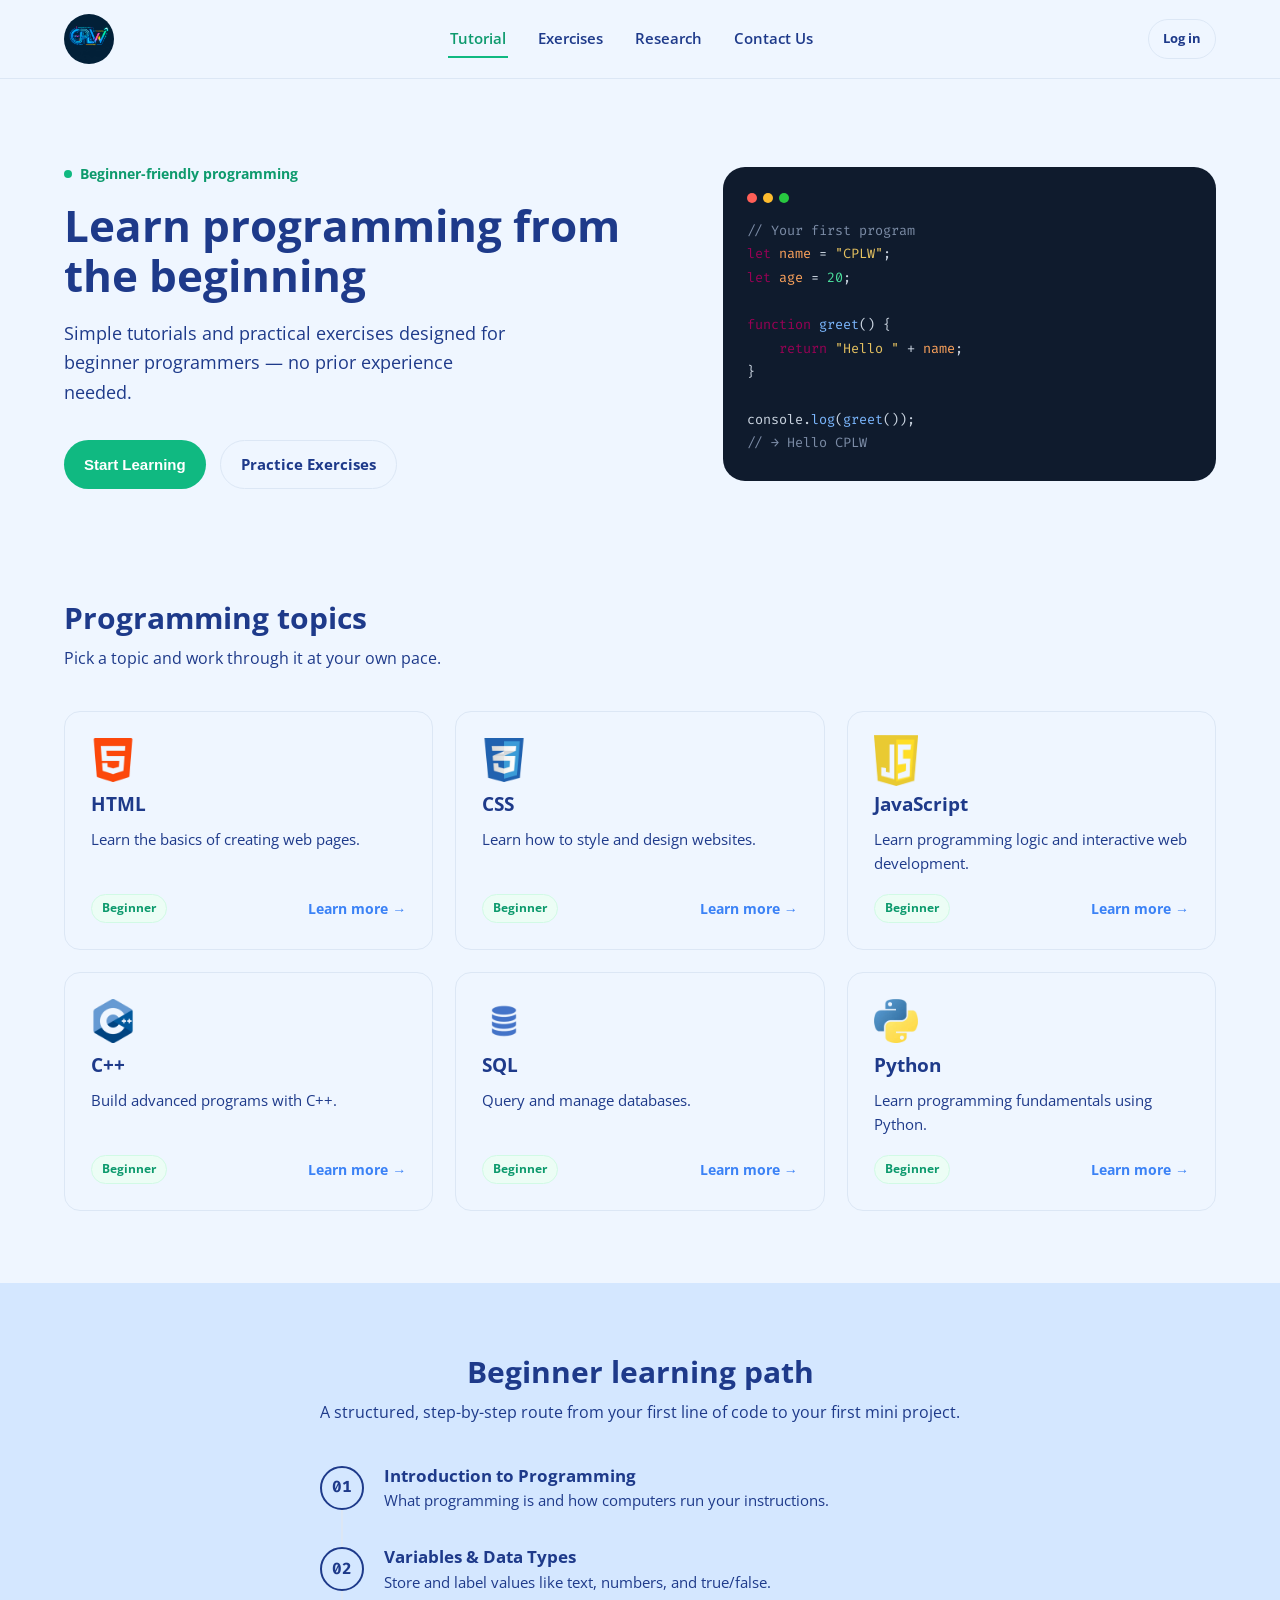
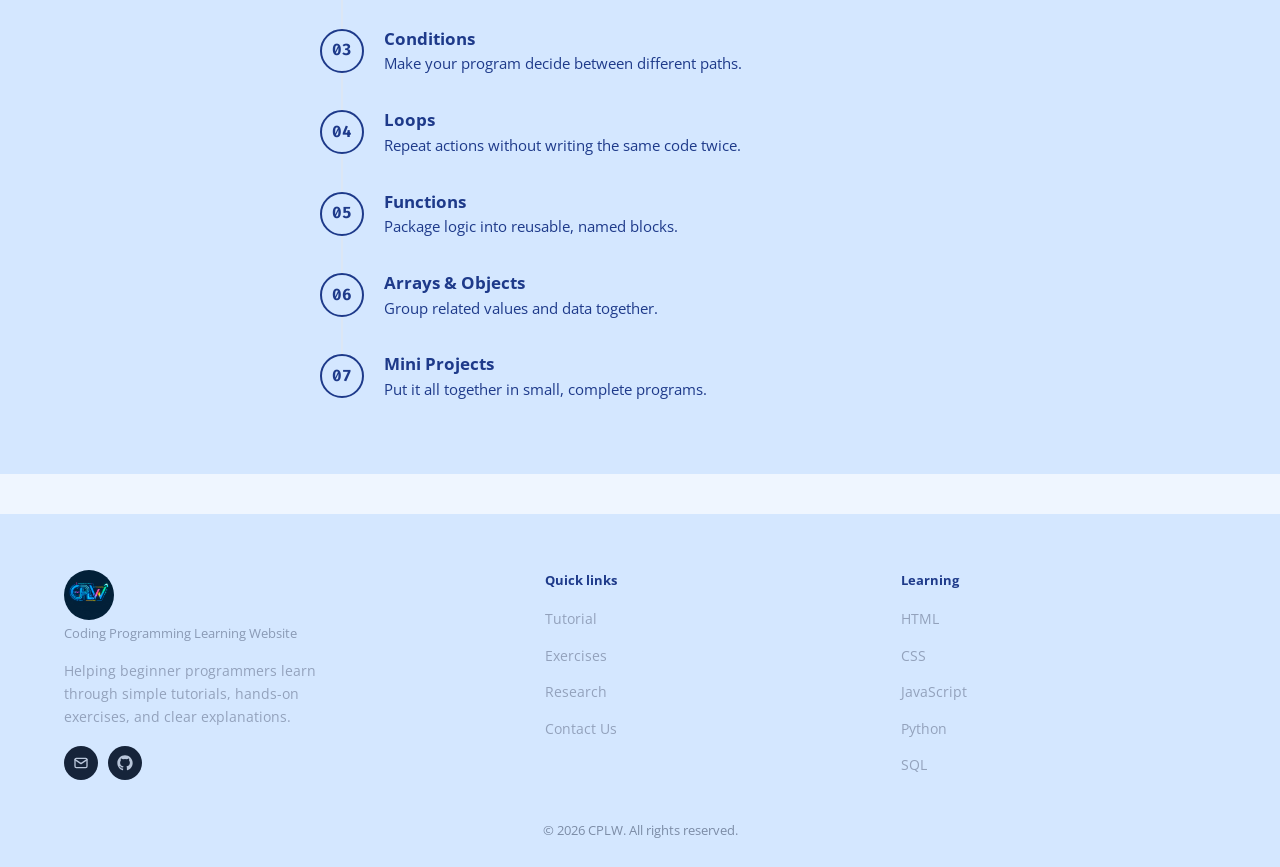
<file: index.html>
<!DOCTYPE html>
<html lang="en">

<head>
  <meta charset="UTF-8">
  <meta name="viewport" content="width=device-width, initial-scale=1, viewport-fit=cover">
  <meta name="google-site-verification" content="iGhDg6FDQc_R4XxbsXAw7M0PNufXn3B1j4XCPS2e2nE" />
  <title>CPLW — Coding Programming Learning Website</title>
  <link rel="preconnect" href="https://fonts.googleapis.com">
  <link rel="preconnect" href="https://fonts.gstatic.com" crossorigin>
  <link
    href="https://fonts.googleapis.com/css2?family=Poltawski+Nowy:wght@500;600;700;800&family=Open+Sans:wght@400;500;600;700&family=Fira+Code:wght@400;500;600&display=swap"
    rel="stylesheet">
  <link rel="stylesheet" href="css/style.css">
  <link rel="stylesheet" href="css/tutorial.css">
</head>

<body>

  <header class="nav">
    <div class="nav-inner">
      <a href="index.html" class="logo-block" aria-label="CPLW home">
        <img class="logo" src="image/logo.jpg" alt="CPLW logo">
      </a>
      <nav class="links" aria-label="Primary">
        <a href="index.html" data-route="tutorial">Tutorial</a>
        <a href="page/exercise.html" data-route="exercises">Exercises</a>
        <a href="page/research.html" data-route="research">Research</a>
        <a href="page/contact.html" data-route="contact">Contact Us</a>
      </nav>
      <div class="nav-actions">
        <a href="#" id="authLink" class="btn btn-ghost btn-sm desktop-only">Log in</a>
        <div class="profile-menu" id="profileMenu" hidden>
          <button id="profileBtn" class="profile-trigger" aria-expanded="false" aria-haspopup="true">
            <span class="profile-avatar" id="profileAvatar">U</span>
            <span id="profileName">Profile</span>
            <span class="profile-chevron" aria-hidden="true">▾</span>
          </button>
          <div class="profile-dropdown" id="profileDropdown" role="menu">
            <a href="page/dashboard.html" data-route="dashboard" data-auth="true" role="menuitem">Dashboard</a>
            <a href="page/profile.html" data-route="profile" data-auth="true" role="menuitem">Profile</a>
            <button id="logoutMenuBtn" role="menuitem">Log out</button>
          </div>
        </div>
        <button class="hamburger" id="hamburgerBtn" aria-label="Open menu" aria-expanded="false">
          <span></span><span></span><span></span>
        </button>
      </div>
    </div>
    <div class="mobile-panel" id="mobilePanel">
      <div class="wrap">
        <a href="index.html" data-route="tutorial">Tutorial</a>
        <a href="page/exercise.html" data-route="exercises">Exercises</a>
        <a href="page/research.html" data-route="research">Research</a>
        <a href="page/contact.html" data-route="contact">Contact Us</a>
        <a href="#" id="authLinkMobile">Log in / Register</a>
      </div>
    </div>
  </header>

  <main class="page-tutorial">
    <section class="hero">
      <div class="wrap hero-grid">
        <div>
          <p class="eyebrow">Beginner-friendly programming</p>
          <h1>Learn programming from the beginning</h1>
          <p class="sub">Simple tutorials and practical exercises designed for beginner programmers — no prior
            experience needed.</p>
          <div class="hero-actions">
            <button class="btn btn-primary" id="heroStartLearning">Start Learning</button>
            <a href="page/exercise.html" class="btn btn-ghost" data-route="exercises">Practice Exercises</a>
          </div>
        </div>
        <div class="code-visual">
          <div class="dots"><span></span><span></span><span></span></div>
          <pre><span class="c">// Your first program</span>
<span class="k">let</span> <span class="v">name</span> = <span class="s">"CPLW"</span>;
<span class="k">let</span> <span class="v">age</span> = <span class="n">20</span>;

<span class="k">function</span> <span class="f">greet</span>() {
    <span class="k">return</span> <span class="s">"Hello "</span> + <span class="v">name</span>;
}

console.<span class="f">log</span>(<span class="f">greet</span>());
<span class="c">// → Hello CPLW</span></pre>
        </div>
      </div>
    </section>

    <section class="section" id="topics">
      <div class="wrap">
        <div class="section-head">
          <h2>Programming topics</h2>
          <p>Pick a topic and work through it at your own pace.</p>
        </div>
        <div class="topics-grid">
          <article class="card topic-card">
            <div class="topic-icon"><img src="image/html.png" alt="HTML"></div>
            <h3>HTML</h3>
            <p>Learn the basics of creating web pages.</p>
            <div class="topic-meta">
              <span class="badge green">Beginner</span>
              <a href="https://www.w3schools.com/html/default.asp" class="link-more" target="_blank"
                rel="noopener noreferrer">Learn more →</a>
            </div>
          </article>
          <article class="card topic-card">
            <div class="topic-icon"><img src="image/css.png" alt="CSS"></div>
            <h3>CSS</h3>
            <p>Learn how to style and design websites.</p>
            <div class="topic-meta">
              <span class="badge green">Beginner</span>
              <a href="https://www.w3schools.com/css/default.asp" class="link-more">Learn more →</a>
            </div>
          </article>
          <article class="card topic-card">
            <div class="topic-icon"><img src="image/js.png" alt="JavaScript"></div>
            <h3>JavaScript</h3>
            <p>Learn programming logic and interactive web development.</p>
            <div class="topic-meta">
              <span class="badge green">Beginner</span>
              <a href="https://www.w3schools.com/js/default.asp" class="link-more">Learn more →</a>
            </div>
          </article>
          <article class="card topic-card">
            <div class="topic-icon"><img src="image/c++.png" alt="C++"></div>
            <h3>C++</h3>
            <p>Build advanced programs with C++.</p>
            <div class="topic-meta">
              <span class="badge green">Beginner</span>
              <a href="https://www.w3schools.com/cpp/" class="link-more" target="_blank" rel="noopener noreferrer">Learn
                more →</a>
            </div>
          </article>
          <article class="card topic-card">
            <div class="topic-icon"><img src="image/sql.png" alt="SQL"></div>
            <h3>SQL</h3>
            <p>Query and manage databases.</p>
            <div class="topic-meta">
              <span class="badge green">Beginner</span>
              <a href="https://www.w3schools.com/sql/default.asp" class="link-more">Learn more →</a>
            </div>
          </article>
          <article class="card topic-card">
            <div class="topic-icon"><img src="image/py.png" alt="Python"></div>
            <h3>Python</h3>
            <p>Learn programming fundamentals using Python.</p>
            <div class="topic-meta">
              <span class="badge green">Beginner</span>
              <a href="https://www.w3schools.com/python/default.asp" class="link-more">Learn more →</a>
            </div>
          </article>
        </div>
      </div>
    </section>

    <section id="learning-path">
      <div class="wrap">
        <div class="section-head" style="margin-left:auto; margin-right:auto; text-align:center;">
          <h2>Beginner learning path</h2>
          <p style="margin:0 auto;">A structured, step-by-step route from your first line of code to your first mini
            project.</p>
        </div>
        <div class="path" id="pathList"></div>
      </div>
    </section>
  </main>

  <footer>
    <div class="wrap">
      <div class="foot-grid">
        <div>
          <img class="logo" src="image/logo.jpg" alt="CPLW logo">
          <div class="tag">Coding Programming Learning Website</div>
          <p class="desc">Helping beginner programmers learn through simple tutorials, hands-on exercises, and clear
            explanations.</p>
          <div class="social-row" style="margin-top:18px;">
            <a href="https://mail.google.com/mail/u/0/?tab=rm&ogbl#inbox" aria-label="Email CPLW">
              <svg width="16" height="16" viewBox="0 0 24 24" fill="none" stroke="currentColor" stroke-width="2"
                stroke-linecap="round" stroke-linejoin="round">
                <rect x="3" y="5" width="18" height="14" rx="2" />
                <path d="M3 7l9 6 9-6" />
              </svg>
            </a>
            <a href="https://github.com/doemyura-svg" aria-label="CPLW on GitHub" target="_blank" rel="noopener">
              <svg width="16" height="16" viewBox="0 0 24 24" fill="currentColor">
                <path
                  d="M12 .5C5.65 .5.5 5.65.5 12c0 5.09 3.29 9.41 7.86 10.94.58.11.79-.25.79-.56v-2.17c-3.2.7-3.87-1.35-3.87-1.35-.53-1.34-1.28-1.7-1.28-1.7-1.04-.71.08-.7.08-.7 1.15.08 1.75 1.18 1.75 1.18 1.02 1.75 2.68 1.25 3.33.96.1-.74.4-1.25.73-1.54-2.55-.29-5.23-1.28-5.23-5.69 0-1.26.45-2.29 1.18-3.1-.12-.29-.51-1.47.11-3.06 0 0 .96-.31 3.15 1.18a10.97 10.97 0 0 1 5.74 0c2.19-1.49 3.15-1.18 3.15-1.18.62 1.59.23 2.77.11 3.06.73.81 1.18 1.84 1.18 3.1 0 4.42-2.69 5.39-5.25 5.68.41.35.78 1.04.78 2.1v3.11c0 .31.21.68.8.56C20.21 21.41 23.5 17.09 23.5 12 23.5 5.65 18.35.5 12 .5Z" />
              </svg>
            </a>
            <!-- X, YouTube same pattern -->
          </div>
        </div>
        <div>
          <h5>Quick links</h5>
          <ul>
            <li><a href="index.html" data-route="tutorial">Tutorial</a></li>
            <li><a href="page/exercise.html" data-route="exercises">Exercises</a></li>
            <li><a href="page/research.html" data-route="research">Research</a></li>
            <li><a href="page/contact.html" data-route="contact">Contact Us</a></li>
          </ul>
        </div>
        <div>
          <h5>Learning</h5>
          <ul>
            <li><a href="https://www.w3schools.com/html/default.asp">HTML</a></li>
            <li><a href="https://www.w3schools.com/css/default.asp">CSS</a></li>
            <li><a href="https://www.w3schools.com/js/default.asp">JavaScript</a></li>
            <li><a href="https://www.w3schools.com/python/default.asp">Python</a></li>
            <li><a href="https://www.w3schools.com/sql/default.asp">SQL</a></li>
          </ul>
        </div>
      </div>
      <div class="foot-bottom">
        <span>© 2026 CPLW. All rights reserved.</span>
      </div>
    </div>
  </footer>

  <div class="modal-overlay" id="authOverlay">
    <div class="modal" role="dialog" aria-modal="true" aria-labelledby="modalTitle">
      <button class="modal-close" id="modalClose" aria-label="Close">✕</button>
      <div class="tab-row">
        <button class="tab-btn active" id="tabLogin">Log in</button>
        <button class="tab-btn" id="tabRegister">Register</button>
      </div>

      <div class="auth-form active" id="formLogin">
        <h2 id="modalTitle">Welcome back</h2>
        <p class="modal-sub">Log in to reach your dashboard and pick up where you left off.</p>
        <div class="modal-msg" id="loginMsg"></div>
        <form id="loginForm">
          <div class="field">
            <label for="liEmail">Email address</label>
            <input type="email" id="liEmail" autocomplete="email">
          </div>
          <div class="field">
            <label for="liPass">Password</label>
            <input type="password" id="liPass" autocomplete="current-password">
          </div>
          <button type="submit" class="btn btn-primary btn-block">Log in</button>
        </form>
      </div>

      <div class="auth-form" id="formRegister">
        <h2>Create your account</h2>
        <p class="modal-sub">Register to track your progress across tutorials and exercises.</p>
        <div class="modal-msg" id="registerMsg"></div>
        <form id="registerForm">
          <div class="field">
            <label for="riName">Full name</label>
            <input type="text" id="riName" autocomplete="name">
          </div>
          <div class="field">
            <label for="riEmail">Email address</label>
            <input type="email" id="riEmail" autocomplete="email">
          </div>
          <div class="field">
            <label for="riPass">Password</label>
            <input type="password" id="riPass" autocomplete="new-password">
          </div>
          <button type="submit" class="btn btn-primary btn-block">Register</button>
        </form>
      </div>
    </div>
  </div>

  <div class="toast" id="toast"><span class="dot"></span><span id="toastText">Saved</span></div>

  <script src="js/style.js"></script>
  <script src="js/tutorial.js"></script>
</body>

</html>
</file>
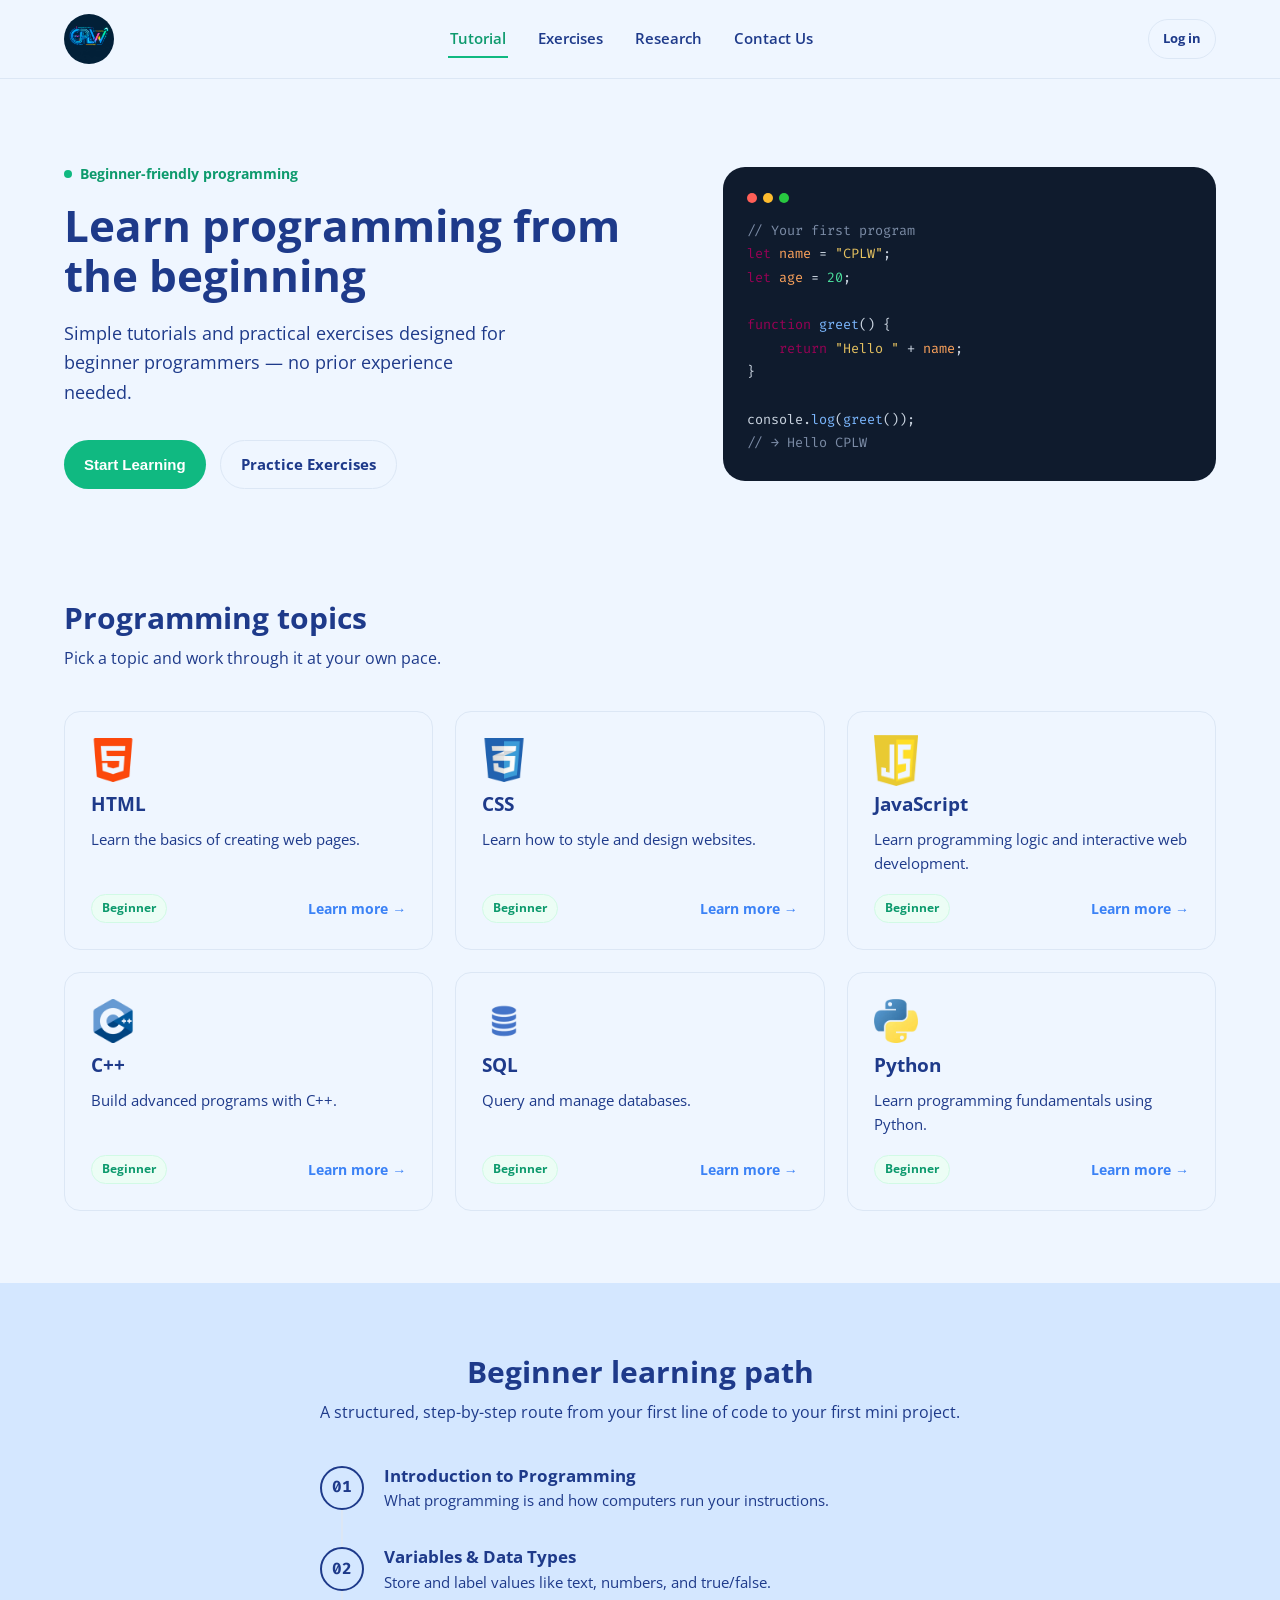
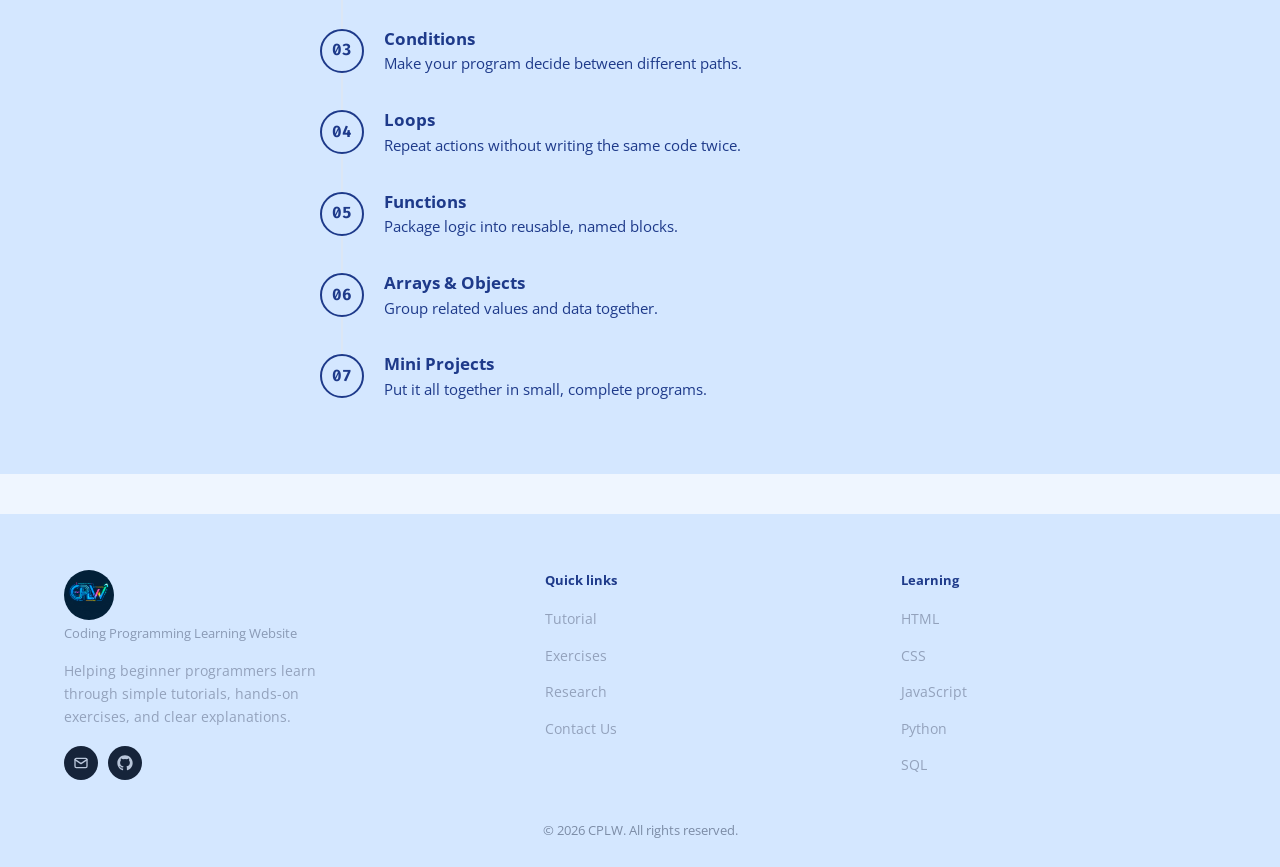
<file: page/index.html>
<!DOCTYPE html>
<html lang="en">

<head>
  <meta charset="UTF-8">
  <meta name="viewport" content="width=device-width, initial-scale=1, viewport-fit=cover">
  <title>CPLW — Coding Programming Learning Website</title>
  <link rel="preconnect" href="https://fonts.googleapis.com">
  <link rel="preconnect" href="https://fonts.gstatic.com" crossorigin>
  <link
    href="https://fonts.googleapis.com/css2?family=Poltawski+Nowy:wght@500;600;700;800&family=Open+Sans:wght@400;500;600;700&family=Fira+Code:wght@400;500;600&display=swap"
    rel="stylesheet">
  <link rel="stylesheet" href="../css/style.css">
  <link rel="stylesheet" href="../css/tutorial.css">
</head>

<body>

  <header class="nav">
    <div class="nav-inner">
      <a href="index.html" class="logo-block" aria-label="CPLW home">
        <img class="logo" src="../image/logo.jpg" alt="CPLW logo">
      </a>
      <nav class="links" aria-label="Primary">
        <a href="index.html" data-route="tutorial">Tutorial</a>
        <a href="exercise.html" data-route="exercises">Exercises</a>
        <a href="research.html" data-route="research">Research</a>
        <a href="contact.html" data-route="contact">Contact Us</a>
      </nav>
      <div class="nav-actions">
        <a href="#" id="authLink" class="btn btn-ghost btn-sm desktop-only">Log in</a>
        <div class="profile-menu" id="profileMenu" hidden>
          <button id="profileBtn" class="profile-trigger" aria-expanded="false" aria-haspopup="true">
            <span class="profile-avatar" id="profileAvatar">U</span>
            <span id="profileName">Profile</span>
            <span class="profile-chevron" aria-hidden="true">▾</span>
          </button>
          <div class="profile-dropdown" id="profileDropdown" role="menu">
            <a href="dashboard.html" data-route="dashboard" data-auth="true" role="menuitem">Dashboard</a>
            <a href="profile.html" data-route="profile" data-auth="true" role="menuitem">Profile</a>
            <button id="logoutMenuBtn" role="menuitem">Log out</button>
          </div>
        </div>
        <button class="hamburger" id="hamburgerBtn" aria-label="Open menu" aria-expanded="false">
          <span></span><span></span><span></span>
        </button>
      </div>
    </div>
    <div class="mobile-panel" id="mobilePanel">
      <div class="wrap">
        <a href="index.html" data-route="tutorial">Tutorial</a>
        <a href="exercise.html" data-route="exercises">Exercises</a>
        <a href="research.html" data-route="research">Research</a>
        <a href="contact.html" data-route="contact">Contact Us</a>
        <a href="#" id="authLinkMobile">Log in / Register</a>
      </div>
    </div>
  </header>

  <main class="page-tutorial">
    <section class="hero">
      <div class="wrap hero-grid">
        <div>
          <p class="eyebrow">Beginner-friendly programming</p>
          <h1>Learn programming from the beginning</h1>
          <p class="sub">Simple tutorials and practical exercises designed for beginner programmers — no prior
            experience needed.</p>
          <div class="hero-actions">
            <button class="btn btn-primary" id="heroStartLearning">Start Learning</button>
            <a href="exercise.html" class="btn btn-ghost" data-route="exercises">Practice Exercises</a>
          </div>
        </div>
        <div class="code-visual">
          <div class="dots"><span></span><span></span><span></span></div>
          <pre><span class="c">// Your first program</span>
<span class="k">let</span> <span class="v">name</span> = <span class="s">"CPLW"</span>;
<span class="k">let</span> <span class="v">age</span> = <span class="n">20</span>;

<span class="k">function</span> <span class="f">greet</span>() {
    <span class="k">return</span> <span class="s">"Hello "</span> + <span class="v">name</span>;
}

console.<span class="f">log</span>(<span class="f">greet</span>());
<span class="c">// → Hello CPLW</span></pre>
        </div>
      </div>
    </section>

    <section class="section" id="topics">
      <div class="wrap">
        <div class="section-head">
          <h2>Programming topics</h2>
          <p>Pick a topic and work through it at your own pace.</p>
        </div>
        <div class="topics-grid">
          <article class="card topic-card">
            <div class="topic-icon"><img src="../image/html.png" alt="HTML"></div>
            <h3>HTML</h3>
            <p>Learn the basics of creating web pages.</p>
            <div class="topic-meta">
              <span class="badge green">Beginner</span>
              <a href="https://www.w3schools.com/html/default.asp" class="link-more" target="_blank"
                rel="noopener noreferrer">Learn more →</a>
            </div>
          </article>
          <article class="card topic-card">
            <div class="topic-icon"><img src="../image/css.png" alt="CSS"></div>
            <h3>CSS</h3>
            <p>Learn how to style and design websites.</p>
            <div class="topic-meta">
              <span class="badge green">Beginner</span>
              <a href="https://www.w3schools.com/css/default.asp" class="link-more">Learn more →</a>
            </div>
          </article>
          <article class="card topic-card">
            <div class="topic-icon"><img src="../image/js.png" alt="JavaScript"></div>
            <h3>JavaScript</h3>
            <p>Learn programming logic and interactive web development.</p>
            <div class="topic-meta">
              <span class="badge green">Beginner</span>
              <a href="https://www.w3schools.com/js/default.asp" class="link-more">Learn more →</a>
            </div>
          </article>
          <article class="card topic-card">
            <div class="topic-icon"><img src="../image/c++.png" alt="C++"></div>
            <h3>C++</h3>
            <p>Build advanced programs with C++.</p>
            <div class="topic-meta">
              <span class="badge green">Beginner</span>
              <a href="https://www.w3schools.com/cpp/" class="link-more" target="_blank" rel="noopener noreferrer">Learn
                more →</a>
            </div>
          </article>
          <article class="card topic-card">
            <div class="topic-icon"><img src="../image/sql.png" alt="SQL"></div>
            <h3>SQL</h3>
            <p>Query and manage databases.</p>
            <div class="topic-meta">
              <span class="badge green">Beginner</span>
              <a href="https://www.w3schools.com/sql/default.asp" class="link-more">Learn more →</a>
            </div>
          </article>
          <article class="card topic-card">
            <div class="topic-icon"><img src="../image/py.png" alt="Python"></div>
            <h3>Python</h3>
            <p>Learn programming fundamentals using Python.</p>
            <div class="topic-meta">
              <span class="badge green">Beginner</span>
              <a href="https://www.w3schools.com/python/default.asp" class="link-more">Learn more →</a>
            </div>
          </article>
        </div>
      </div>
    </section>

    <section id="learning-path">
      <div class="wrap">
        <div class="section-head" style="margin-left:auto; margin-right:auto; text-align:center;">
          <h2>Beginner learning path</h2>
          <p style="margin:0 auto;">A structured, step-by-step route from your first line of code to your first mini
            project.</p>
        </div>
        <div class="path" id="pathList"></div>
      </div>
    </section>
  </main>

  <footer>
    <div class="wrap">
      <div class="foot-grid">
        <div>
          <img class="logo" src="../image/logo.jpg" alt="CPLW logo">
          <div class="tag">Coding Programming Learning Website</div>
          <p class="desc">Helping beginner programmers learn through simple tutorials, hands-on exercises, and clear
            explanations.</p>
          <div class="social-row" style="margin-top:18px;">
            <a href="https://mail.google.com/mail/u/0/?tab=rm&ogbl#inbox" aria-label="Email CPLW">
              <svg width="16" height="16" viewBox="0 0 24 24" fill="none" stroke="currentColor" stroke-width="2"
                stroke-linecap="round" stroke-linejoin="round">
                <rect x="3" y="5" width="18" height="14" rx="2" />
                <path d="M3 7l9 6 9-6" />
              </svg>
            </a>
            <a href="https://github.com/doemyura-svg" aria-label="CPLW on GitHub" target="_blank" rel="noopener">
              <svg width="16" height="16" viewBox="0 0 24 24" fill="currentColor">
                <path
                  d="M12 .5C5.65 .5.5 5.65.5 12c0 5.09 3.29 9.41 7.86 10.94.58.11.79-.25.79-.56v-2.17c-3.2.7-3.87-1.35-3.87-1.35-.53-1.34-1.28-1.7-1.28-1.7-1.04-.71.08-.7.08-.7 1.15.08 1.75 1.18 1.75 1.18 1.02 1.75 2.68 1.25 3.33.96.1-.74.4-1.25.73-1.54-2.55-.29-5.23-1.28-5.23-5.69 0-1.26.45-2.29 1.18-3.1-.12-.29-.51-1.47.11-3.06 0 0 .96-.31 3.15 1.18a10.97 10.97 0 0 1 5.74 0c2.19-1.49 3.15-1.18 3.15-1.18.62 1.59.23 2.77.11 3.06.73.81 1.18 1.84 1.18 3.1 0 4.42-2.69 5.39-5.25 5.68.41.35.78 1.04.78 2.1v3.11c0 .31.21.68.8.56C20.21 21.41 23.5 17.09 23.5 12 23.5 5.65 18.35.5 12 .5Z" />
              </svg>
            </a>
            <!-- X, YouTube same pattern -->
          </div>
        </div>
        <div>
          <h5>Quick links</h5>
          <ul>
            <li><a href="index.html" data-route="tutorial">Tutorial</a></li>
            <li><a href="exercise.html" data-route="exercises">Exercises</a></li>
            <li><a href="research.html" data-route="research">Research</a></li>
            <li><a href="contact.html" data-route="contact">Contact Us</a></li>
          </ul>
        </div>
        <div>
          <h5>Learning</h5>
          <ul>
            <li><a href="https://www.w3schools.com/html/default.asp">HTML</a></li>
            <li><a href="https://www.w3schools.com/css/default.asp">CSS</a></li>
            <li><a href="https://www.w3schools.com/js/default.asp">JavaScript</a></li>
            <li><a href="https://www.w3schools.com/python/default.asp">Python</a></li>
            <li><a href="https://www.w3schools.com/sql/default.asp">SQL</a></li>
          </ul>
        </div>
      </div>
      <div class="foot-bottom">
        <span>© 2026 CPLW. All rights reserved.</span>
      </div>
    </div>
  </footer>

  <div class="modal-overlay" id="authOverlay">
    <div class="modal" role="dialog" aria-modal="true" aria-labelledby="modalTitle">
      <button class="modal-close" id="modalClose" aria-label="Close">✕</button>
      <div class="tab-row">
        <button class="tab-btn active" id="tabLogin">Log in</button>
        <button class="tab-btn" id="tabRegister">Register</button>
      </div>

      <div class="auth-form active" id="formLogin">
        <h2 id="modalTitle">Welcome back</h2>
        <p class="modal-sub">Log in to reach your dashboard and pick up where you left off.</p>
        <div class="modal-msg" id="loginMsg"></div>
        <form id="loginForm">
          <div class="field">
            <label for="liEmail">Email address</label>
            <input type="email" id="liEmail" autocomplete="email">
          </div>
          <div class="field">
            <label for="liPass">Password</label>
            <input type="password" id="liPass" autocomplete="current-password">
          </div>
          <button type="submit" class="btn btn-primary btn-block">Log in</button>
        </form>
      </div>

      <div class="auth-form" id="formRegister">
        <h2>Create your account</h2>
        <p class="modal-sub">Register to track your progress across tutorials and exercises.</p>
        <div class="modal-msg" id="registerMsg"></div>
        <form id="registerForm">
          <div class="field">
            <label for="riName">Full name</label>
            <input type="text" id="riName" autocomplete="name">
          </div>
          <div class="field">
            <label for="riEmail">Email address</label>
            <input type="email" id="riEmail" autocomplete="email">
          </div>
          <div class="field">
            <label for="riPass">Password</label>
            <input type="password" id="riPass" autocomplete="new-password">
          </div>
          <button type="submit" class="btn btn-primary btn-block">Register</button>
        </form>
      </div>
    </div>
  </div>

  <div class="toast" id="toast"><span class="dot"></span><span id="toastText">Saved</span></div>

  <script src="../js/style.js"></script>
  <script src="../js/tutorial.js"></script> 
</body>

</html>
</file>
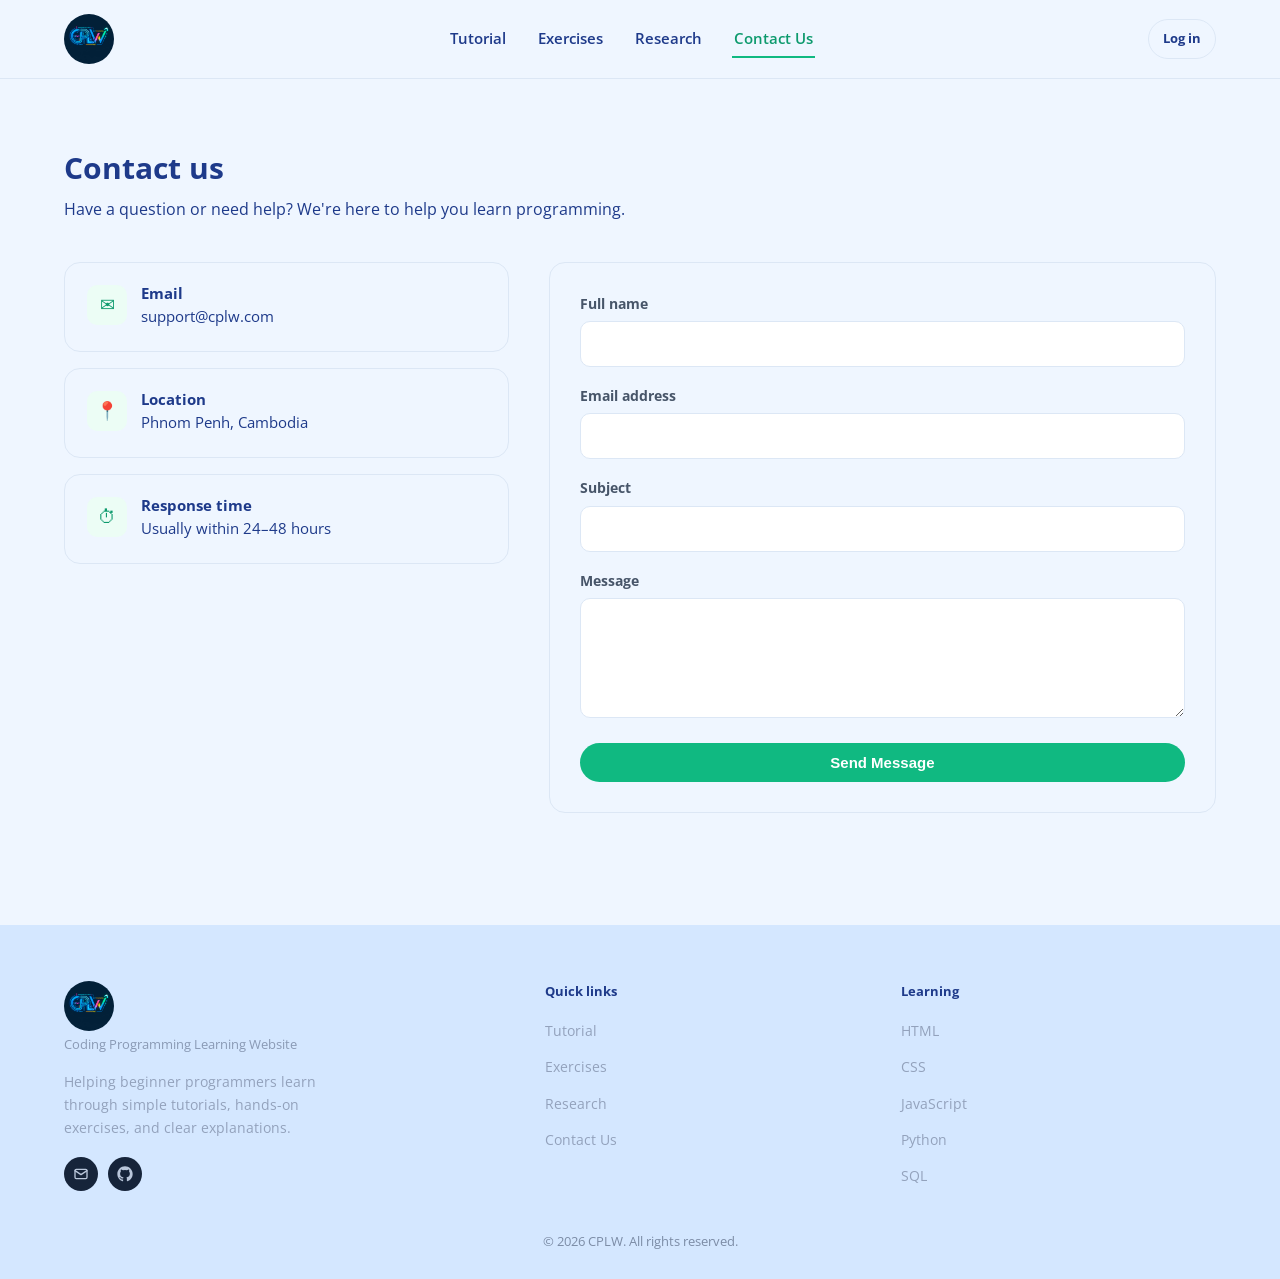
<file: page/contact.html>
<!DOCTYPE html>
<html lang="en">

<head>
  <meta charset="UTF-8">
  <meta name="viewport" content="width=device-width, initial-scale=1, viewport-fit=cover">
  <title>Contact Us — CPLW</title>
  <link rel="preconnect" href="https://fonts.googleapis.com">
  <link rel="preconnect" href="https://fonts.gstatic.com" crossorigin>
  <link
    href="https://fonts.googleapis.com/css2?family=Poltawski+Nowy:wght@500;600;700;800&family=Open+Sans:wght@400;500;600;700&family=Fira+Code:wght@400;500;600&display=swap"
    rel="stylesheet">
  <link rel="stylesheet" href="../css/style.css">
  <link rel="stylesheet" href="../css/contact.css">
</head>

<body>

  <header class="nav">
    <div class="nav-inner">
      <a href="../index.html" class="logo-block" aria-label="CPLW home">
        <img class="logo" src="../image/logo.jpg" alt="CPLW logo">
      </a>
      <nav class="links" aria-label="Primary">
        <a href="../index.html" data-route="tutorial">Tutorial</a>
        <a href="exercise.html" data-route="exercises">Exercises</a>
        <a href="research.html" data-route="research">Research</a>
        <a href="contact.html" data-route="contact">Contact Us</a>
      </nav>
      <div class="nav-actions">
        <a href="#" id="authLink" class="btn btn-ghost btn-sm desktop-only">Log in</a>
        <div class="profile-menu" id="profileMenu" hidden>
          <button id="profileBtn" class="profile-trigger" aria-expanded="false" aria-haspopup="true">
            <span class="profile-avatar" id="profileAvatar">U</span>
            <span id="profileName">Profile</span>
            <span class="profile-chevron" aria-hidden="true">▾</span>
          </button>
          <div class="profile-dropdown" id="profileDropdown" role="menu">
            <a href="dashboard.html" data-route="dashboard" data-auth="true" role="menuitem">Dashboard</a>
            <a href="profile.html" data-route="profile" data-auth="true" role="menuitem">Profile</a>
            <button id="logoutMenuBtn" role="menuitem">Log out</button>
          </div>
        </div>
        <button class="hamburger" id="hamburgerBtn" aria-label="Open menu" aria-expanded="false">
          <span></span><span></span><span></span>
        </button>
      </div>
    </div>
    <div class="mobile-panel" id="mobilePanel">
      <div class="wrap">
        <a href="../index.html" data-route="tutorial">Tutorial</a>
        <a href="exercise.html" data-route="exercises">Exercises</a>
        <a href="research.html" data-route="research">Research</a>
        <a href="contact.html" data-route="contact">Contact Us</a>
        <a href="#" id="authLinkMobile">Log in / Register</a>
      </div>
    </div>
  </header>

  <main>
    <section>
      <div class="wrap">
        <div class="section-head">
          <h2>Contact us</h2>
          <p>Have a question or need help? We're here to help you learn programming.</p>
        </div>
        <div class="contact-grid">
          <div>
            <div class="card info-card">
              <div class="info-icon">✉</div>
              <div>
                <h4>Email</h4>
                <p>support@cplw.com</p>
              </div>
            </div>
            <div class="card info-card">
              <div class="info-icon">📍</div>
              <div>
                <h4>Location</h4>
                <a href="https://maps.app.goo.gl/bXKFkc3HcseZYqDy6">
                  <p>Phnom Penh, Cambodia</p>
                </a>

              </div>
            </div>
            <div class="card info-card">
              <div class="info-icon">⏱</div>
              <div>
                <h4>Response time</h4>
                <p>Usually within 24–48 hours</p>
              </div>
            </div>
          </div>
          <form class="card form-card" id="contactForm" novalidate>
            <div class="field">
              <label for="cfName">Full name</label>
              <input type="text" id="cfName" name="name" autocomplete="name">
              <div class="err" id="errName">Please enter your full name.</div>
            </div>
            <div class="field">
              <label for="cfEmail">Email address</label>
              <input type="email" id="cfEmail" name="email" autocomplete="email">
              <div class="err" id="errEmail">Please enter a valid email address.</div>
            </div>
            <div class="field">
              <label for="cfSubject">Subject</label>
              <input type="text" id="cfSubject" name="subject">
              <div class="err" id="errSubject">Please add a subject.</div>
            </div>
            <div class="field">
              <label for="cfMessage">Message</label>
              <textarea id="cfMessage" name="message"></textarea>
              <div class="err" id="errMessage">Please write a message.</div>
            </div>
            <button type="submit" class="btn btn-primary btn-block">Send Message</button>
          </form>
        </div>
      </div>
    </section>
  </main>

  <footer>
    <div class="wrap">
      <div class="foot-grid">
        <div>
          <img class="logo" src="../image/logo.jpg" alt="CPLW logo">
          <div class="tag">Coding Programming Learning Website</div>
          <p class="desc">Helping beginner programmers learn through simple tutorials, hands-on exercises, and clear
            explanations.</p>
          <div class="social-row" style="margin-top:18px;">
            <a href="https://mail.google.com/mail/u/0/?tab=rm&ogbl#inbox" aria-label="Email CPLW">
              <svg width="16" height="16" viewBox="0 0 24 24" fill="none" stroke="currentColor" stroke-width="2"
                stroke-linecap="round" stroke-linejoin="round">
                <rect x="3" y="5" width="18" height="14" rx="2" />
                <path d="M3 7l9 6 9-6" />
              </svg>
            </a>
            <a href="https://github.com/doemyura-svg" aria-label="CPLW on GitHub" target="_blank" rel="noopener">
              <svg width="16" height="16" viewBox="0 0 24 24" fill="currentColor">
                <path
                  d="M12 .5C5.65 .5.5 5.65.5 12c0 5.09 3.29 9.41 7.86 10.94.58.11.79-.25.79-.56v-2.17c-3.2.7-3.87-1.35-3.87-1.35-.53-1.34-1.28-1.7-1.28-1.7-1.04-.71.08-.7.08-.7 1.15.08 1.75 1.18 1.75 1.18 1.02 1.75 2.68 1.25 3.33.96.1-.74.4-1.25.73-1.54-2.55-.29-5.23-1.28-5.23-5.69 0-1.26.45-2.29 1.18-3.1-.12-.29-.51-1.47.11-3.06 0 0 .96-.31 3.15 1.18a10.97 10.97 0 0 1 5.74 0c2.19-1.49 3.15-1.18 3.15-1.18.62 1.59.23 2.77.11 3.06.73.81 1.18 1.84 1.18 3.1 0 4.42-2.69 5.39-5.25 5.68.41.35.78 1.04.78 2.1v3.11c0 .31.21.68.8.56C20.21 21.41 23.5 17.09 23.5 12 23.5 5.65 18.35.5 12 .5Z" />
              </svg>
            </a>
            <!-- X, YouTube same pattern -->
          </div>
        </div>
        <div>
          <h5>Quick links</h5>
          <ul>
            <li><a href="../index.html" data-route="tutorial">Tutorial</a></li>
            <li><a href="exercise.html" data-route="exercises">Exercises</a></li>
            <li><a href="research.html" data-route="research">Research</a></li>
            <li><a href="contact.html" data-route="contact">Contact Us</a></li>
          </ul>
        </div>
        <div>
          <h5>Learning</h5>
          <ul>
            <li><a href="https://www.w3schools.com/html/default.asp">HTML</a></li>
            <li><a href="https://www.w3schools.com/css/default.asp">CSS</a></li>
            <li><a href="https://www.w3schools.com/js/default.asp">JavaScript</a></li>
            <li><a href="https://www.w3schools.com/python/default.asp">Python</a></li>
            <li><a href="https://www.w3schools.com/sql/default.asp">SQL</a></li>
          </ul>
        </div>
      </div>
      <div class="foot-bottom">
        <span>© 2026 CPLW. All rights reserved.</span>
      </div>
    </div>
  </footer>

  <div class="modal-overlay" id="authOverlay">
    <div class="modal" role="dialog" aria-modal="true" aria-labelledby="modalTitle">
      <button class="modal-close" id="modalClose" aria-label="Close">✕</button>
      <div class="tab-row">
        <button class="tab-btn active" id="tabLogin">Log in</button>
        <button class="tab-btn" id="tabRegister">Register</button>
      </div>

      <div class="auth-form active" id="formLogin">
        <h2 id="modalTitle">Welcome back</h2>
        <p class="modal-sub">Log in to reach your dashboard and pick up where you left off.</p>
        <div class="modal-msg" id="loginMsg"></div>
        <form id="loginForm">
          <div class="field">
            <label for="liEmail">Email address</label>
            <input type="email" id="liEmail" autocomplete="email">
          </div>
          <div class="field">
            <label for="liPass">Password</label>
            <input type="password" id="liPass" autocomplete="current-password">
          </div>
          <button type="submit" class="btn btn-primary btn-block">Log in</button>
        </form>
      </div>

      <div class="auth-form" id="formRegister">
        <h2>Create your account</h2>
        <p class="modal-sub">Register to track your progress across tutorials and exercises.</p>
        <div class="modal-msg" id="registerMsg"></div>
        <form id="registerForm">
          <div class="field">
            <label for="riName">Full name</label>
            <input type="text" id="riName" autocomplete="name">
          </div>
          <div class="field">
            <label for="riEmail">Email address</label>
            <input type="email" id="riEmail" autocomplete="email">
          </div>
          <div class="field">
            <label for="riPass">Password</label>
            <input type="password" id="riPass" autocomplete="new-password">
          </div>
          <button type="submit" class="btn btn-primary btn-block">Register</button>
        </form>
      </div>
    </div>
  </div>

  <div class="toast" id="toast"><span class="dot"></span><span id="toastText">Saved</span></div>

  <script src="../js/style.js"></script>
  <script src="../js/contact.js"></script>
</body>

</html>
</file>
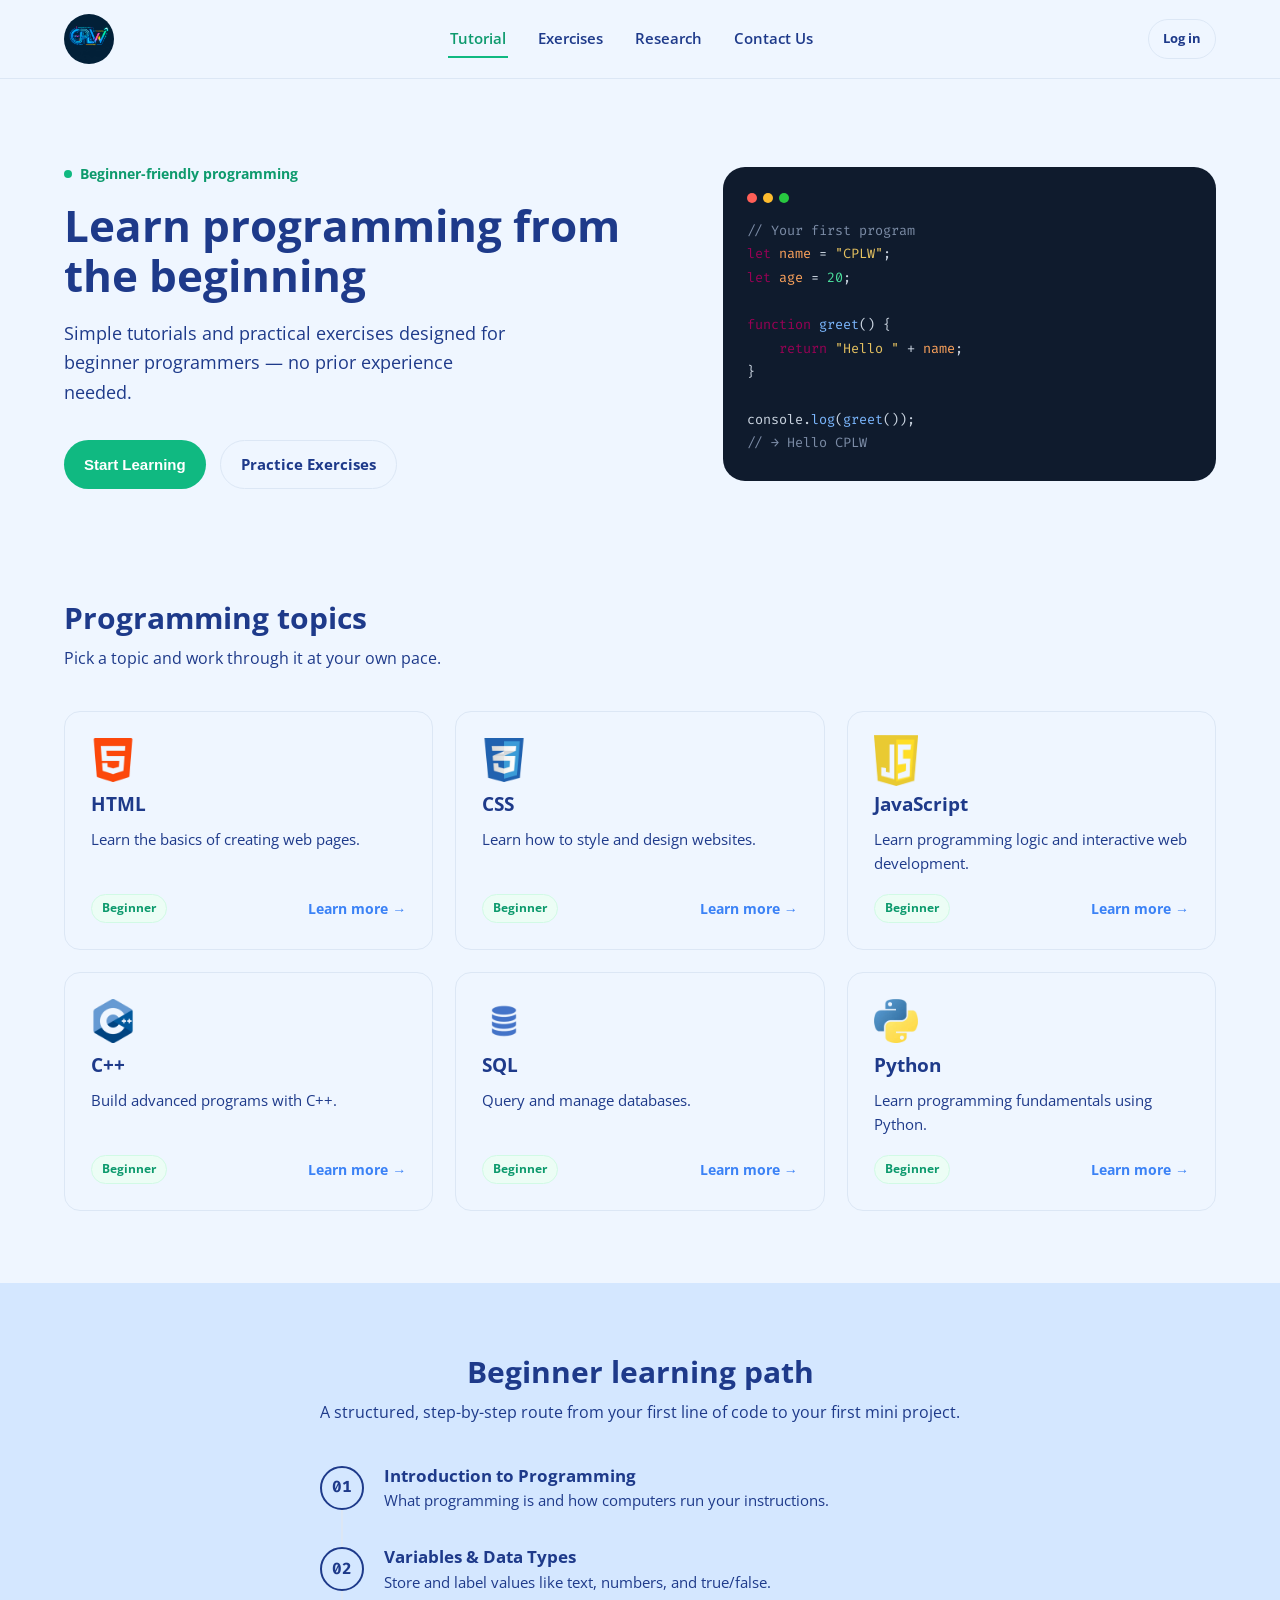
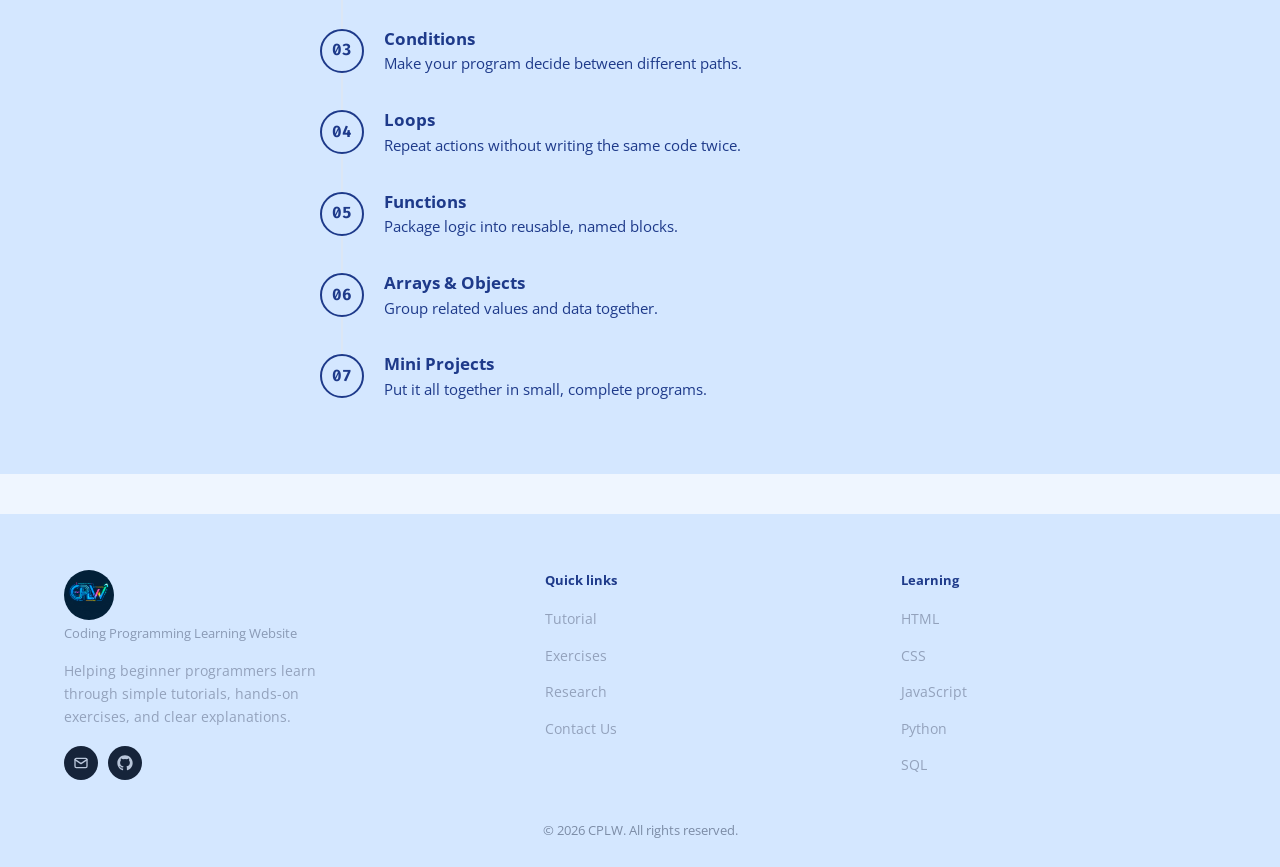
<file: page/dashboard.html>
<!DOCTYPE html>
<html lang="en">

<head>
  <meta charset="UTF-8">
  <meta name="viewport" content="width=device-width, initial-scale=1, viewport-fit=cover">
  <title>Dashboard — CPLW</title>
  <link rel="preconnect" href="https://fonts.googleapis.com">
  <link rel="preconnect" href="https://fonts.gstatic.com" crossorigin>
  <link
    href="https://fonts.googleapis.com/css2?family=Poltawski+Nowy:wght@500;600;700;800&family=Open+Sans:wght@400;500;600;700&family=Fira+Code:wght@400;500;600&display=swap"
    rel="stylesheet">
  <link rel="stylesheet" href="../css/style.css">
  <link rel="stylesheet" href="../css/dashboard.css">
</head>

<body data-auth-required="true">

  <header class="nav">
    <div class="nav-inner">
      <a href="../index.html" class="logo-block" aria-label="CPLW home">
        <img class="logo" src="../image/logo.jpg" alt="CPLW logo">
      </a>
      <nav class="links" aria-label="Primary">
        <a href="../index.html" data-route="tutorial">Tutorial</a>
        <a href="exercise.html" data-route="exercises">Exercises</a>
        <a href="research.html" data-route="research">Research</a>
        <a href="contact.html" data-route="contact">Contact Us</a>
      </nav>
      <div class="nav-actions">
        <a href="#" id="authLink" class="btn btn-ghost btn-sm desktop-only">Log in</a>
        <div class="profile-menu" id="profileMenu" hidden>
          <button id="profileBtn" class="profile-trigger" aria-expanded="false" aria-haspopup="true">
            <span class="profile-avatar" id="profileAvatar">U</span>
            <span id="profileName">Profile</span>
            <span class="profile-chevron" aria-hidden="true">▾</span>
          </button>
          <div class="profile-dropdown" id="profileDropdown" role="menu">
            <a href="dashboard.html" data-route="dashboard" data-auth="true" role="menuitem">Dashboard</a>
            <a href="profile.html" data-route="profile" data-auth="true" role="menuitem">Profile</a>
            <button id="logoutMenuBtn" role="menuitem">Log out</button>
          </div>
        </div>
        <button class="hamburger" id="hamburgerBtn" aria-label="Open menu" aria-expanded="false">
          <span></span><span></span><span></span>
        </button>
      </div>
    </div>
    <div class="mobile-panel" id="mobilePanel">
      <div class="wrap">
        <a href="../index.html" data-route="tutorial">Tutorial</a>
        <a href="exercise.html" data-route="exercises">Exercises</a>
        <a href="research.html" data-route="research">Research</a>
        <a href="contact.html" data-route="contact">Contact Us</a>
        <a href="#" id="authLinkMobile">Log in / Register</a>
      </div>
    </div>
  </header>

  <main>
    <section>
      <div class="wrap">
        <div class="dash-head">
          <div style="display:flex; align-items:center; gap:16px;">
            <div class="avatar" id="dashAvatar">C</div>
            <div>
              <h2 id="dashWelcome" style="font-size:26px;">Welcome back</h2>
              <p style="font-size:14px; color:var(--text-muted);" id="dashEmail"></p>
            </div>
          </div>
          <button class="btn btn-ghost btn-sm" id="logoutBtn">Log out</button>
        </div>

        <div class="stat-grid">
          <div class="card stat-card">
            <div class="num">2 / 7</div>
            <div class="lbl">Learning path steps complete</div>
            <div class="progress-track">
              <div class="progress-fill" style="width:28%;"></div>
            </div>
          </div>
          <div class="card stat-card">
            <div class="num">3</div>
            <div class="lbl">Exercises submitted</div>
          </div>
          <div class="card stat-card">
            <div class="num">1</div>
            <div class="lbl">Mini project in progress</div>
          </div>
        </div>

        <div class="card continue-card">
          <div>
            <h4 style="font-size:17px; margin-bottom:4px;">Continue: Conditions</h4>
            <p style="font-size:14px; color:var(--text-body);">Pick up your learning path where you left off.</p>
          </div>
          <a href="../index.html" class="btn btn-primary btn-sm" data-route="tutorial">Continue Learning</a>
        </div>
      </div>
    </section>
  </main>

  <footer>
    <div class="wrap">
      <div class="foot-grid">
        <div>
          <img class="logo" src="../image/logo.jpg" alt="CPLW logo">
          <div class="tag">Coding Programming Learning Website</div>
          <p class="desc">Helping beginner programmers learn through simple tutorials, hands-on exercises, and clear
            explanations.</p>
          <div class="social-row" style="margin-top:18px;">
            <a href="https://mail.google.com/mail/u/0/?tab=rm&ogbl#inbox" aria-label="Email CPLW">
              <svg width="16" height="16" viewBox="0 0 24 24" fill="none" stroke="currentColor" stroke-width="2"
                stroke-linecap="round" stroke-linejoin="round">
                <rect x="3" y="5" width="18" height="14" rx="2" />
                <path d="M3 7l9 6 9-6" />
              </svg>
            </a>
            <a href="https://github.com/doemyura-svg" aria-label="CPLW on GitHub" target="_blank" rel="noopener">
              <svg width="16" height="16" viewBox="0 0 24 24" fill="currentColor">
                <path
                  d="M12 .5C5.65 .5.5 5.65.5 12c0 5.09 3.29 9.41 7.86 10.94.58.11.79-.25.79-.56v-2.17c-3.2.7-3.87-1.35-3.87-1.35-.53-1.34-1.28-1.7-1.28-1.7-1.04-.71.08-.7.08-.7 1.15.08 1.75 1.18 1.75 1.18 1.02 1.75 2.68 1.25 3.33.96.1-.74.4-1.25.73-1.54-2.55-.29-5.23-1.28-5.23-5.69 0-1.26.45-2.29 1.18-3.1-.12-.29-.51-1.47.11-3.06 0 0 .96-.31 3.15 1.18a10.97 10.97 0 0 1 5.74 0c2.19-1.49 3.15-1.18 3.15-1.18.62 1.59.23 2.77.11 3.06.73.81 1.18 1.84 1.18 3.1 0 4.42-2.69 5.39-5.25 5.68.41.35.78 1.04.78 2.1v3.11c0 .31.21.68.8.56C20.21 21.41 23.5 17.09 23.5 12 23.5 5.65 18.35.5 12 .5Z" />
              </svg>
            </a>
            <!-- X, YouTube same pattern -->
          </div>
        </div>
        <div>
          <h5>Quick links</h5>
          <ul>
            <li><a href="../index.html" data-route="tutorial">Tutorial</a></li>
            <li><a href="exercise.html" data-route="exercises">Exercises</a></li>
            <li><a href="research.html" data-route="research">Research</a></li>
            <li><a href="contact.html" data-route="contact">Contact Us</a></li>
          </ul>
        </div>
        <div>
          <h5>Learning</h5>
          <ul>
            <li><a href="https://www.w3schools.com/html/default.asp">HTML</a></li>
            <li><a href="https://www.w3schools.com/css/default.asp">CSS</a></li>
            <li><a href="https://www.w3schools.com/js/default.asp">JavaScript</a></li>
            <li><a href="https://www.w3schools.com/python/default.asp">Python</a></li>
            <li><a href="https://www.w3schools.com/sql/default.asp">SQL</a></li>
          </ul>
        </div>
      </div>
      <div class="foot-bottom">
        <span>© 2026 CPLW. All rights reserved.</span>
      </div>
    </div>
  </footer>

  <div class="modal-overlay" id="authOverlay">
    <div class="modal" role="dialog" aria-modal="true" aria-labelledby="modalTitle">
      <button class="modal-close" id="modalClose" aria-label="Close">✕</button>
      <div class="tab-row">
        <button class="tab-btn active" id="tabLogin">Log in</button>
        <button class="tab-btn" id="tabRegister">Register</button>
      </div>

      <div class="auth-form active" id="formLogin">
        <h2 id="modalTitle">Welcome back</h2>
        <p class="modal-sub">Log in to reach your dashboard and pick up where you left off.</p>
        <div class="modal-msg" id="loginMsg"></div>
        <form id="loginForm">
          <div class="field">
            <label for="liEmail">Email address</label>
            <input type="email" id="liEmail" autocomplete="email">
          </div>
          <div class="field">
            <label for="liPass">Password</label>
            <input type="password" id="liPass" autocomplete="current-password">
          </div>
          <button type="submit" class="btn btn-primary btn-block">Log in</button>
        </form>
      </div>

      <div class="auth-form" id="formRegister">
        <h2>Create your account</h2>
        <p class="modal-sub">Register to track your progress across tutorials and exercises.</p>
        <div class="modal-msg" id="registerMsg"></div>
        <form id="registerForm">
          <div class="field">
            <label for="riName">Full name</label>
            <input type="text" id="riName" autocomplete="name">
          </div>
          <div class="field">
            <label for="riEmail">Email address</label>
            <input type="email" id="riEmail" autocomplete="email">
          </div>
          <div class="field">
            <label for="riPass">Password</label>
            <input type="password" id="riPass" autocomplete="new-password">
          </div>
          <button type="submit" class="btn btn-primary btn-block">Register</button>
        </form>
      </div>
    </div>
  </div>

  <div class="toast" id="toast"><span class="dot"></span><span id="toastText">Saved</span></div>

  <script src="../js/style.js"></script>
  <script src="../js/dashboard.js"></script>
</body>

</html>
</file>
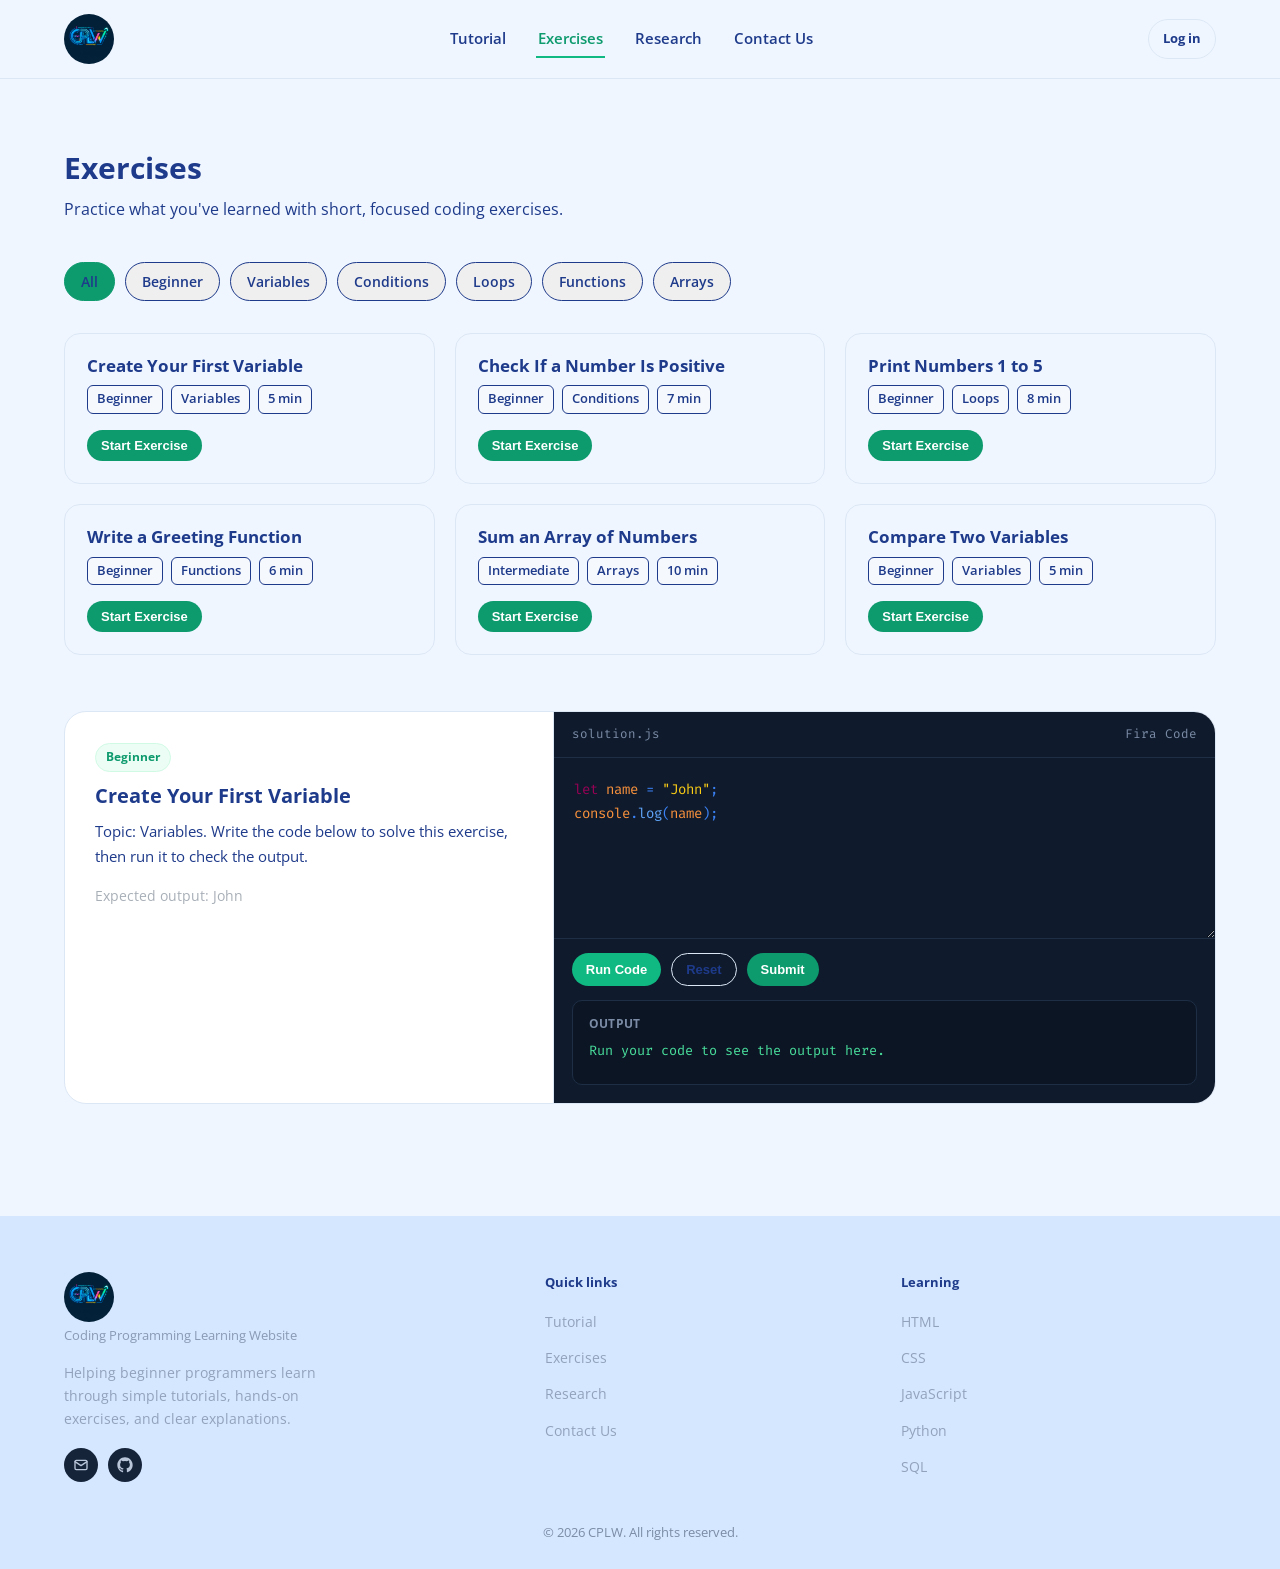
<file: page/exercise.html>
<!DOCTYPE html>
<html lang="en">

<head>
  <meta charset="UTF-8">
  <meta name="viewport" content="width=device-width, initial-scale=1, viewport-fit=cover">
  <title>Exercises — CPLW</title>
  <link rel="preconnect" href="https://fonts.googleapis.com">
  <link rel="preconnect" href="https://fonts.gstatic.com" crossorigin>
  <link
    href="https://fonts.googleapis.com/css2?family=Poltawski+Nowy:wght@500;600;700;800&family=Open+Sans:wght@400;500;600;700&family=Fira+Code:wght@400;500;600&display=swap"
    rel="stylesheet">
  <link rel="stylesheet" href="../css/style.css">
  <link rel="stylesheet" href="../css/exercise.css">
</head>

<body>

  <header class="nav">
    <div class="nav-inner">
      <a href="../index.html" class="logo-block" aria-label="CPLW home">
        <img class="logo" src="../image/logo.jpg" alt="CPLW logo">
      </a>
      <nav class="links" aria-label="Primary">
        <a href="../index.html" data-route="tutorial">Tutorial</a>
        <a href="exercise.html" data-route="exercises">Exercises</a>
        <a href="research.html" data-route="research">Research</a>
        <a href="contact.html" data-route="contact">Contact Us</a>
      </nav>
      <div class="nav-actions">
        <a href="#" id="authLink" class="btn btn-ghost btn-sm desktop-only">Log in</a>
        <div class="profile-menu" id="profileMenu" hidden>
          <button id="profileBtn" class="profile-trigger" aria-expanded="false" aria-haspopup="true">
            <span class="profile-avatar" id="profileAvatar">U</span>
            <span id="profileName">Profile</span>
            <span class="profile-chevron" aria-hidden="true">▾</span>
          </button>
          <div class="profile-dropdown" id="profileDropdown" role="menu">
            <a href="dashboard.html" data-route="dashboard" data-auth="true" role="menuitem">Dashboard</a>
            <a href="profile.html" data-route="profile" data-auth="true" role="menuitem">Profile</a>
            <button id="logoutMenuBtn" role="menuitem">Log out</button>
          </div>
        </div>
        <button class="hamburger" id="hamburgerBtn" aria-label="Open menu" aria-expanded="false">
          <span></span><span></span><span></span>
        </button>
      </div>
    </div>
    <div class="mobile-panel" id="mobilePanel">
      <div class="wrap">
        <a href="../index.html" data-route="tutorial">Tutorial</a>
        <a href="exercise.html" data-route="exercises">Exercises</a>
        <a href="research.html" data-route="research">Research</a>
        <a href="contact.html" data-route="contact">Contact Us</a>
        <a href="#" id="authLinkMobile">Log in / Register</a>
      </div>
    </div>
  </header>

  <main>
    <section>
      <div class="wrap">
        <div class="section-head">
          <h2>Exercises</h2>
          <p>Practice what you've learned with short, focused coding exercises.</p>
        </div>
        <div class="filter-row" id="filterRow"></div>
        <div class="exercise-grid" id="exerciseGrid"></div>

        <div class="editor-shell" id="editorShell">
          <div class="editor-side">
            <span class="badge green" style="margin-bottom:12px; display:inline-block;">Beginner</span>
            <h3 id="exTitle">Create Your First Variable</h3>
            <p id="exDesc">Create a variable called <code>name</code> and assign your name to it, then print it with
              <code>console.log</code>.
            </p>
            <p style="margin-top:16px; font-size:13.5px; color:var(--text-muted);">Expected output: <span id="expectedOutput">John</span></p>
          </div>
          <div class="editor-pane">
            <div class="editor-topbar"><span>solution.js</span><span>Fira Code</span></div>
            <div class="code-editor">
              <pre id="codeHighlight" class="code-highlight" aria-hidden="true"></pre>
              <textarea id="codeInput" spellcheck="false" aria-label="JavaScript code editor">let name = "John";
console.log(name);</textarea>
            </div>
            <div class="editor-actions">
              <button class="btn btn-primary btn-sm" id="runBtn">Run Code</button>
              <button class="btn btn-ghost btn-sm" id="resetBtn">Reset</button>
              <button class="btn btn-secondary btn-sm" id="submitBtn">Submit</button>
            </div>
            <div class="output-box">
              <div class="label">OUTPUT</div>
              <pre id="outputArea">Run your code to see the output here.</pre>
              <div class="feedback" id="feedbackArea"></div>
            </div>
          </div>
        </div>
      </div>
    </section>
  </main>

  <footer>
    <div class="wrap">
      <div class="foot-grid">
        <div>
          <img class="logo" src="../image/logo.jpg" alt="CPLW logo">
          <div class="tag">Coding Programming Learning Website</div>
          <p class="desc">Helping beginner programmers learn through simple tutorials, hands-on exercises, and clear
            explanations.</p>
          <div class="social-row" style="margin-top:18px;">
            <a href="https://mail.google.com/mail/u/0/?tab=rm&ogbl#inbox" aria-label="Email CPLW">
              <svg width="16" height="16" viewBox="0 0 24 24" fill="none" stroke="currentColor" stroke-width="2"
                stroke-linecap="round" stroke-linejoin="round">
                <rect x="3" y="5" width="18" height="14" rx="2" />
                <path d="M3 7l9 6 9-6" />
              </svg>
            </a>
            <a href="https://github.com/doemyura-svg" aria-label="CPLW on GitHub" target="_blank" rel="noopener">
              <svg width="16" height="16" viewBox="0 0 24 24" fill="currentColor">
                <path
                  d="M12 .5C5.65 .5.5 5.65.5 12c0 5.09 3.29 9.41 7.86 10.94.58.11.79-.25.79-.56v-2.17c-3.2.7-3.87-1.35-3.87-1.35-.53-1.34-1.28-1.7-1.28-1.7-1.04-.71.08-.7.08-.7 1.15.08 1.75 1.18 1.75 1.18 1.02 1.75 2.68 1.25 3.33.96.1-.74.4-1.25.73-1.54-2.55-.29-5.23-1.28-5.23-5.69 0-1.26.45-2.29 1.18-3.1-.12-.29-.51-1.47.11-3.06 0 0 .96-.31 3.15 1.18a10.97 10.97 0 0 1 5.74 0c2.19-1.49 3.15-1.18 3.15-1.18.62 1.59.23 2.77.11 3.06.73.81 1.18 1.84 1.18 3.1 0 4.42-2.69 5.39-5.25 5.68.41.35.78 1.04.78 2.1v3.11c0 .31.21.68.8.56C20.21 21.41 23.5 17.09 23.5 12 23.5 5.65 18.35.5 12 .5Z" />
              </svg>
            </a>
            <!-- X, YouTube same pattern -->
          </div>
        </div>
        <div>
          <h5>Quick links</h5>
          <ul>
            <li><a href="../index.html" data-route="tutorial">Tutorial</a></li>
            <li><a href="exercise.html" data-route="exercises">Exercises</a></li>
            <li><a href="research.html" data-route="research">Research</a></li>
            <li><a href="contact.html" data-route="contact">Contact Us</a></li>
          </ul>
        </div>
        <div>
          <h5>Learning</h5>
          <ul>
            <li><a href="https://www.w3schools.com/html/default.asp">HTML</a></li>
            <li><a href="https://www.w3schools.com/css/default.asp">CSS</a></li>
            <li><a href="https://www.w3schools.com/js/default.asp">JavaScript</a></li>
            <li><a href="https://www.w3schools.com/python/default.asp">Python</a></li>
            <li><a href="https://www.w3schools.com/sql/default.asp">SQL</a></li>
          </ul>
        </div>
      </div>
      <div class="foot-bottom">
        <span>© 2026 CPLW. All rights reserved.</span>
      </div>
    </div>
  </footer>

  <div class="modal-overlay" id="authOverlay">
    <div class="modal" role="dialog" aria-modal="true" aria-labelledby="modalTitle">
      <button class="modal-close" id="modalClose" aria-label="Close">✕</button>
      <div class="tab-row">
        <button class="tab-btn active" id="tabLogin">Log in</button>
        <button class="tab-btn" id="tabRegister">Register</button>
      </div>

      <div class="auth-form active" id="formLogin">
        <h2 id="modalTitle">Welcome back</h2>
        <p class="modal-sub">Log in to reach your dashboard and pick up where you left off.</p>
        <div class="modal-msg" id="loginMsg"></div>
        <form id="loginForm">
          <div class="field">
            <label for="liEmail">Email address</label>
            <input type="email" id="liEmail" autocomplete="email">
          </div>
          <div class="field">
            <label for="liPass">Password</label>
            <input type="password" id="liPass" autocomplete="current-password">
          </div>
          <button type="submit" class="btn btn-primary btn-block">Log in</button>
        </form>
      </div>

      <div class="auth-form" id="formRegister">
        <h2>Create your account</h2>
        <p class="modal-sub">Register to track your progress across tutorials and exercises.</p>
        <div class="modal-msg" id="registerMsg"></div>
        <form id="registerForm">
          <div class="field">
            <label for="riName">Full name</label>
            <input type="text" id="riName" autocomplete="name">
          </div>
          <div class="field">
            <label for="riEmail">Email address</label>
            <input type="email" id="riEmail" autocomplete="email">
          </div>
          <div class="field">
            <label for="riPass">Password</label>
            <input type="password" id="riPass" autocomplete="new-password">
          </div>
          <button type="submit" class="btn btn-primary btn-block">Register</button>
        </form>
      </div>
    </div>
  </div>

  <div class="toast" id="toast"><span class="dot"></span><span id="toastText">Saved</span></div>

  <script src="../js/style.js"></script>
  <script src="../js/excercise.js"></script>
</body>

</html>
</file>
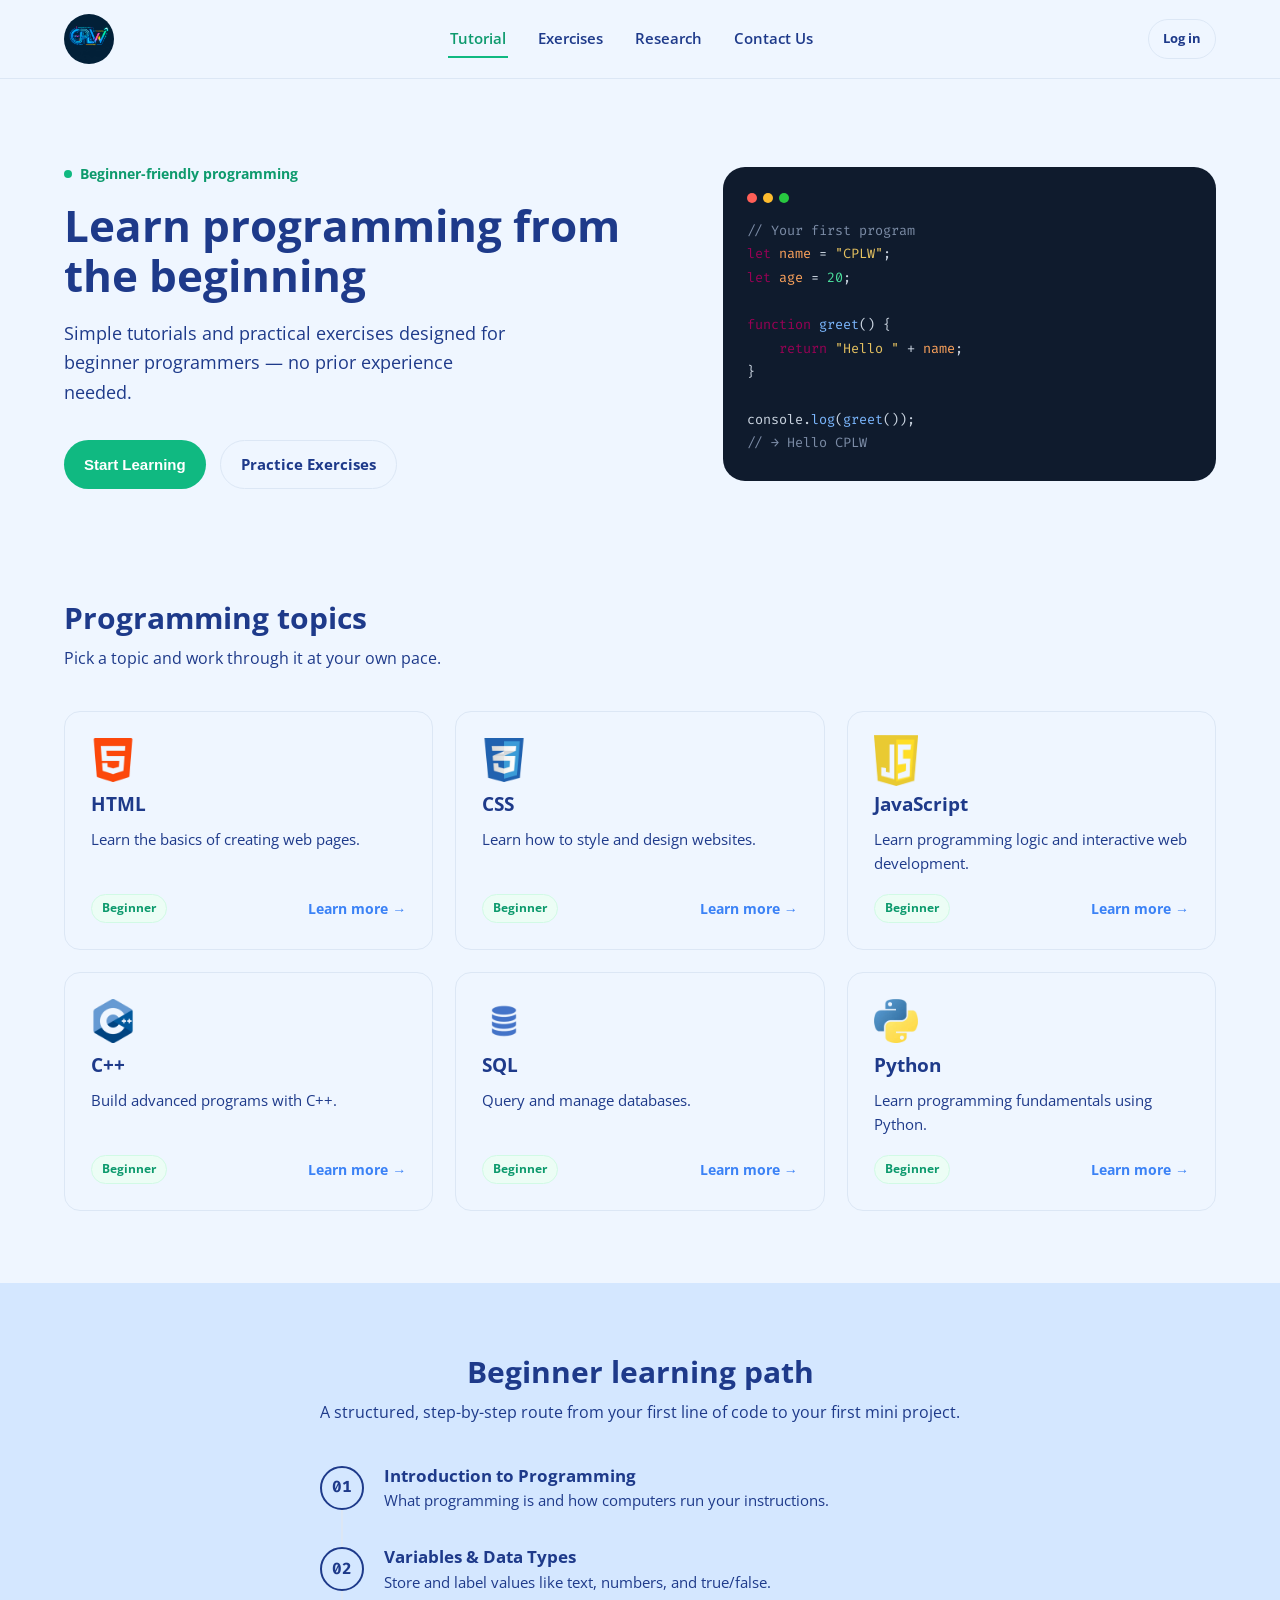
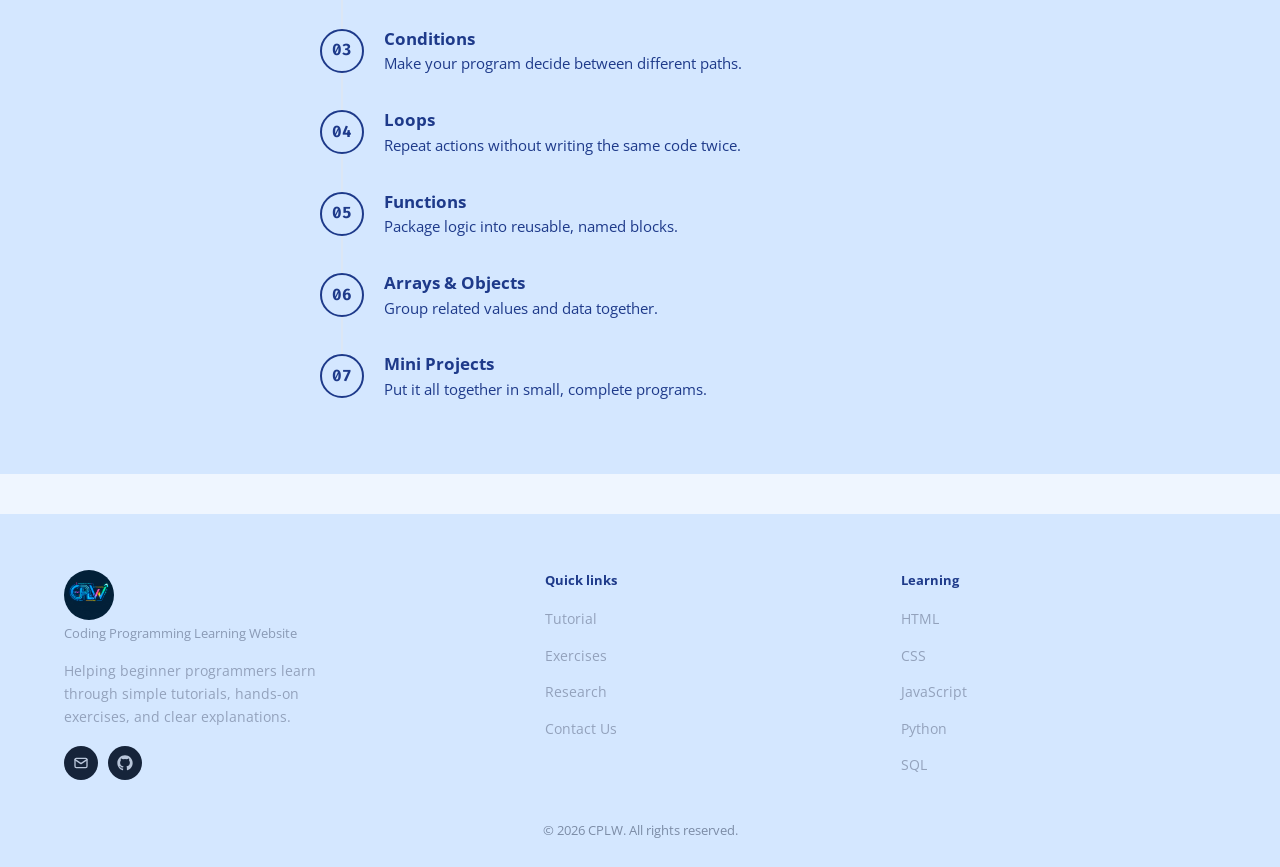
<file: page/profile.html>
<!DOCTYPE html>
<html lang="en">

<head>
  <meta charset="UTF-8">
  <meta name="viewport" content="width=device-width, initial-scale=1, viewport-fit=cover">
  <title>Your Profile — CPLW</title>
  <link rel="preconnect" href="https://fonts.googleapis.com">
  <link rel="preconnect" href="https://fonts.gstatic.com" crossorigin>
  <link
    href="https://fonts.googleapis.com/css2?family=Poltawski+Nowy:wght@500;600;700;800&family=Open+Sans:wght@400;500;600;700&family=Fira+Code:wght@400;500;600&display=swap"
    rel="stylesheet">
  <link rel="stylesheet" href="../css/style.css">
</head>

<body data-auth-required="true">

  <header class="nav">
    <div class="nav-inner">
      <a href="../index.html" class="logo-block" aria-label="CPLW home">
        <img class="logo" src="../image/logo.jpg" alt="CPLW logo">
      </a>
      <nav class="links" aria-label="Primary">
        <a href="../index.html" data-route="tutorial">Tutorial</a>
        <a href="exercise.html" data-route="exercises">Exercises</a>
        <a href="research.html" data-route="research">Research</a>
        <a href="contact.html" data-route="contact">Contact Us</a>
      </nav>
      <div class="nav-actions">
        <a href="#" id="authLink" class="btn btn-ghost btn-sm desktop-only">Log in</a>
        <div class="profile-menu" id="profileMenu" hidden>
          <button id="profileBtn" class="profile-trigger" aria-expanded="false" aria-haspopup="true">
            <span class="profile-avatar" id="profileAvatar">U</span>
            <span id="profileName">Profile</span>
            <span class="profile-chevron" aria-hidden="true">▾</span>
          </button>
          <div class="profile-dropdown" id="profileDropdown" role="menu">
            <a href="dashboard.html" data-route="dashboard" data-auth="true" role="menuitem">Dashboard</a>
            <a href="profile.html" data-route="profile" data-auth="true" role="menuitem">Profile</a>
            <button id="logoutMenuBtn" role="menuitem">Log out</button>
          </div>
        </div>
        <button class="hamburger" id="hamburgerBtn" aria-label="Open menu" aria-expanded="false">
          <span></span><span></span><span></span>
        </button>
      </div>
    </div>
    <div class="mobile-panel" id="mobilePanel">
      <div class="wrap">
        <a href="../index.html" data-route="tutorial">Tutorial</a>
        <a href="exercise.html" data-route="exercises">Exercises</a>
        <a href="research.html" data-route="research">Research</a>
        <a href="contact.html" data-route="contact">Contact Us</a>
        <a href="#" id="authLinkMobile">Log in / Register</a>
      </div>
    </div>
  </header>

  <main>
    <section>
      <div class="wrap">
        <div class="section-head">
          <h2>Your profile</h2>
          <p>Manage your account details and learning journey.</p>
        </div>
        <div class="card profile-card">
          <div class="avatar" id="profilePageAvatar">U</div>
          <div>
            <h3 id="profilePageName">Profile</h3>
            <p id="profilePageEmail"></p>
          </div>
        </div>
        <form class="card profile-edit-card" id="profileForm" novalidate>
          <h3>Edit profile</h3>
          <div class="modal-msg" id="profileMsg"></div>
          <div class="field">
            <label for="profileNameInput">Full name</label>
            <input type="text" id="profileNameInput" autocomplete="name">
          </div>
          <div class="field">
            <label for="profileEmailInput">Email address</label>
            <input type="email" id="profileEmailInput" autocomplete="email">
          </div>
          <div class="field">
            <label for="profileImageInput">Profile image</label>
            <input type="file" id="profileImageInput" accept="image/png,image/jpeg,image/webp">
            <small class="field-help">Choose a JPG, PNG, or WebP image.</small>
          </div>
          <button type="submit" class="btn btn-primary">Save changes</button>
        </form>
      </div>
    </section>
  </main>

  <footer>
    <div class="wrap">
      <div class="foot-grid">
        <div>
          <img class="logo" src="../image/logo.jpg" alt="CPLW logo">
          <div class="tag">Coding Programming Learning Website</div>
          <p class="desc">Helping beginner programmers learn through simple tutorials, hands-on exercises, and clear
            explanations.</p>
          <div class="social-row" style="margin-top:18px;">
            <a href="https://mail.google.com/mail/u/0/?tab=rm&ogbl#inbox" aria-label="Email CPLW">
              <svg width="16" height="16" viewBox="0 0 24 24" fill="none" stroke="currentColor" stroke-width="2"
                stroke-linecap="round" stroke-linejoin="round">
                <rect x="3" y="5" width="18" height="14" rx="2" />
                <path d="M3 7l9 6 9-6" />
              </svg>
            </a>
            <a href="https://github.com/doemyura-svg" aria-label="CPLW on GitHub" target="_blank" rel="noopener">
              <svg width="16" height="16" viewBox="0 0 24 24" fill="currentColor">
                <path
                  d="M12 .5C5.65 .5.5 5.65.5 12c0 5.09 3.29 9.41 7.86 10.94.58.11.79-.25.79-.56v-2.17c-3.2.7-3.87-1.35-3.87-1.35-.53-1.34-1.28-1.7-1.28-1.7-1.04-.71.08-.7.08-.7 1.15.08 1.75 1.18 1.75 1.18 1.02 1.75 2.68 1.25 3.33.96.1-.74.4-1.25.73-1.54-2.55-.29-5.23-1.28-5.23-5.69 0-1.26.45-2.29 1.18-3.1-.12-.29-.51-1.47.11-3.06 0 0 .96-.31 3.15 1.18a10.97 10.97 0 0 1 5.74 0c2.19-1.49 3.15-1.18 3.15-1.18.62 1.59.23 2.77.11 3.06.73.81 1.18 1.84 1.18 3.1 0 4.42-2.69 5.39-5.25 5.68.41.35.78 1.04.78 2.1v3.11c0 .31.21.68.8.56C20.21 21.41 23.5 17.09 23.5 12 23.5 5.65 18.35.5 12 .5Z" />
              </svg>
            </a>
            <!-- X, YouTube same pattern -->
          </div>
        </div>
        <div>
          <h5>Quick links</h5>
          <ul>
            <li><a href="../index.html" data-route="tutorial">Tutorial</a></li>
            <li><a href="exercise.html" data-route="exercises">Exercises</a></li>
            <li><a href="research.html" data-route="research">Research</a></li>
            <li><a href="contact.html" data-route="contact">Contact Us</a></li>
          </ul>
        </div>
        <div>
          <h5>Learning</h5>
          <ul>
            <li><a href="https://www.w3schools.com/html/default.asp">HTML</a></li>
            <li><a href="https://www.w3schools.com/css/default.asp">CSS</a></li>
            <li><a href="https://www.w3schools.com/js/default.asp">JavaScript</a></li>
            <li><a href="https://www.w3schools.com/python/default.asp">Python</a></li>
            <li><a href="https://www.w3schools.com/sql/default.asp">SQL</a></li>
          </ul>
        </div>
      </div>
      <div class="foot-bottom">
        <span>© 2026 CPLW. All rights reserved.</span>
      </div>
    </div>
  </footer>

  <div class="modal-overlay" id="authOverlay">
    <div class="modal" role="dialog" aria-modal="true" aria-labelledby="modalTitle">
      <button class="modal-close" id="modalClose" aria-label="Close">✕</button>
      <div class="tab-row">
        <button class="tab-btn active" id="tabLogin">Log in</button>
        <button class="tab-btn" id="tabRegister">Register</button>
      </div>

      <div class="auth-form active" id="formLogin">
        <h2 id="modalTitle">Welcome back</h2>
        <p class="modal-sub">Log in to reach your dashboard and pick up where you left off.</p>
        <div class="modal-msg" id="loginMsg"></div>
        <form id="loginForm">
          <div class="field">
            <label for="liEmail">Email address</label>
            <input type="email" id="liEmail" autocomplete="email">
          </div>
          <div class="field">
            <label for="liPass">Password</label>
            <input type="password" id="liPass" autocomplete="current-password">
          </div>
          <button type="submit" class="btn btn-primary btn-block">Log in</button>
        </form>
      </div>

      <div class="auth-form" id="formRegister">
        <h2>Create your account</h2>
        <p class="modal-sub">Register to track your progress across tutorials and exercises.</p>
        <div class="modal-msg" id="registerMsg"></div>
        <form id="registerForm">
          <div class="field">
            <label for="riName">Full name</label>
            <input type="text" id="riName" autocomplete="name">
          </div>
          <div class="field">
            <label for="riEmail">Email address</label>
            <input type="email" id="riEmail" autocomplete="email">
          </div>
          <div class="field">
            <label for="riPass">Password</label>
            <input type="password" id="riPass" autocomplete="new-password">
          </div>
          <button type="submit" class="btn btn-primary btn-block">Register</button>
        </form>
      </div>
    </div>
  </div>

  <div class="toast" id="toast"><span class="dot"></span><span id="toastText">Saved</span></div>

  <script src="../js/style.js"></script>
</body>

</html>
</file>
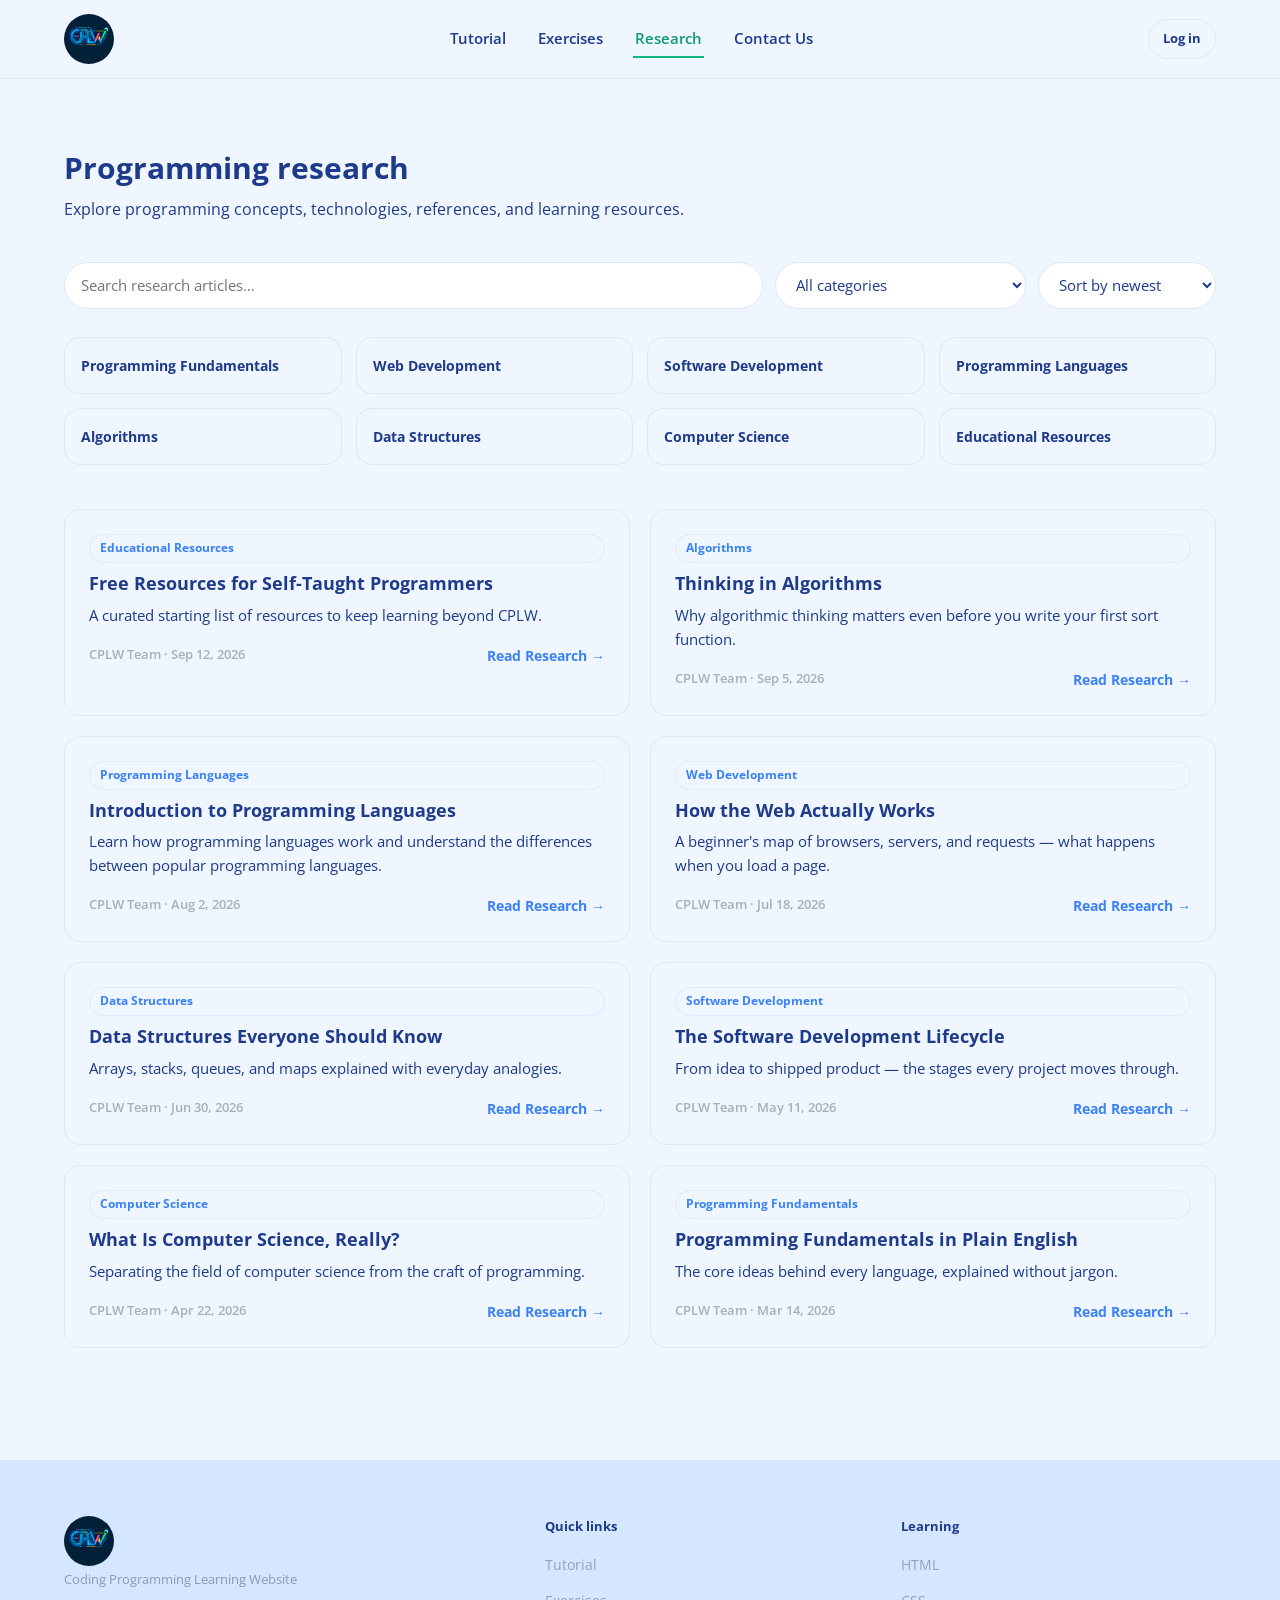
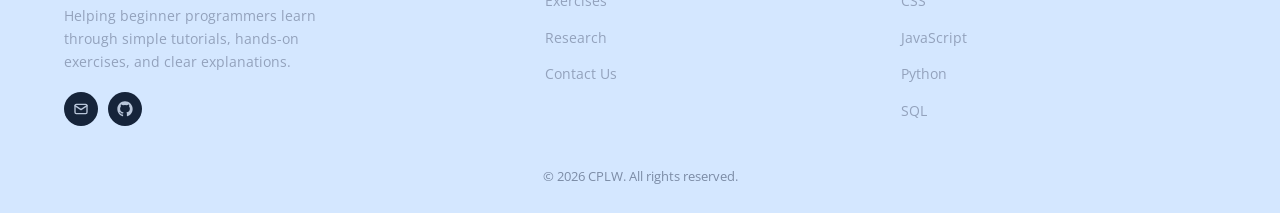
<file: page/research.html>
<!DOCTYPE html>
<html lang="en">

<head>
  <meta charset="UTF-8">
  <meta name="viewport" content="width=device-width, initial-scale=1, viewport-fit=cover">
  <title>Research — CPLW</title>
  <link rel="preconnect" href="https://fonts.googleapis.com">
  <link rel="preconnect" href="https://fonts.gstatic.com" crossorigin>
  <link
    href="https://fonts.googleapis.com/css2?family=Poltawski+Nowy:wght@500;600;700;800&family=Open+Sans:wght@400;500;600;700&family=Fira+Code:wght@400;500;600&display=swap"
    rel="stylesheet">
  <link rel="stylesheet" href="../css/style.css">
  <link rel="stylesheet" href="../css/research.css">
</head>

<body>

  <header class="nav">
    <div class="nav-inner">
      <a href="../index.html" class="logo-block" aria-label="CPLW home">
        <img class="logo" src="../image/logo.jpg" alt="CPLW logo">
      </a>
      <nav class="links" aria-label="Primary">
        <a href="../index.html" data-route="tutorial">Tutorial</a>
        <a href="exercise.html" data-route="exercises">Exercises</a>
        <a href="research.html" data-route="research">Research</a>
        <a href="contact.html" data-route="contact">Contact Us</a>
      </nav>
      <div class="nav-actions">
        <a href="#" id="authLink" class="btn btn-ghost btn-sm desktop-only">Log in</a>
        <div class="profile-menu" id="profileMenu" hidden>
          <button id="profileBtn" class="profile-trigger" aria-expanded="false" aria-haspopup="true">
            <span class="profile-avatar" id="profileAvatar">U</span>
            <span id="profileName">Profile</span>
            <span class="profile-chevron" aria-hidden="true">▾</span>
          </button>
          <div class="profile-dropdown" id="profileDropdown" role="menu">
            <a href="dashboard.html" data-route="dashboard" data-auth="true" role="menuitem">Dashboard</a>
            <a href="profile.html" data-route="profile" data-auth="true" role="menuitem">Profile</a>
            <button id="logoutMenuBtn" role="menuitem">Log out</button>
          </div>
        </div>
        <button class="hamburger" id="hamburgerBtn" aria-label="Open menu" aria-expanded="false">
          <span></span><span></span><span></span>
        </button>
      </div>
    </div>
    <div class="mobile-panel" id="mobilePanel">
      <div class="wrap">
        <a href="../index.html" data-route="tutorial">Tutorial</a>
        <a href="exercise.html" data-route="exercises">Exercises</a>
        <a href="research.html" data-route="research">Research</a>
        <a href="contact.html" data-route="contact">Contact Us</a>
        <a href="#" id="authLinkMobile">Log in / Register</a>
      </div>
    </div>
  </header>

  <main>
    <section>
      <div class="wrap">
        <div class="section-head">
          <h2>Programming research</h2>
          <p>Explore programming concepts, technologies, references, and learning resources.</p>
        </div>
        <div class="research-tools">
          <input type="search" class="search-input" id="researchSearch" placeholder="Search research articles…"
            aria-label="Search research articles">
          <select class="select" id="categoryFilter" aria-label="Filter by category">
            <option value="all">All categories</option>
          </select>
          <select class="select" id="sortFilter" aria-label="Sort articles">
            <option value="newest">Sort by newest</option>
            <option value="popular">Sort by popularity</option>
          </select>
        </div>
        <div class="cat-grid" id="catGrid"></div>
        <div class="article-grid" id="articleGrid"></div>
      </div>
    </section>
  </main>

  <footer>
    <div class="wrap">
      <div class="foot-grid">
        <div>
          <img class="logo" src="../image/logo.jpg" alt="CPLW logo">
          <div class="tag">Coding Programming Learning Website</div>
          <p class="desc">Helping beginner programmers learn through simple tutorials, hands-on exercises, and clear
            explanations.</p>
          <div class="social-row" style="margin-top:18px;">
            <a href="https://mail.google.com/mail/u/0/?tab=rm&ogbl#inbox" aria-label="Email CPLW">
              <svg width="16" height="16" viewBox="0 0 24 24" fill="none" stroke="currentColor" stroke-width="2"
                stroke-linecap="round" stroke-linejoin="round">
                <rect x="3" y="5" width="18" height="14" rx="2" />
                <path d="M3 7l9 6 9-6" />
              </svg>
            </a>
            <a href="https://github.com/doemyura-svg" aria-label="CPLW on GitHub" target="_blank" rel="noopener">
              <svg width="16" height="16" viewBox="0 0 24 24" fill="currentColor">
                <path
                  d="M12 .5C5.65 .5.5 5.65.5 12c0 5.09 3.29 9.41 7.86 10.94.58.11.79-.25.79-.56v-2.17c-3.2.7-3.87-1.35-3.87-1.35-.53-1.34-1.28-1.7-1.28-1.7-1.04-.71.08-.7.08-.7 1.15.08 1.75 1.18 1.75 1.18 1.02 1.75 2.68 1.25 3.33.96.1-.74.4-1.25.73-1.54-2.55-.29-5.23-1.28-5.23-5.69 0-1.26.45-2.29 1.18-3.1-.12-.29-.51-1.47.11-3.06 0 0 .96-.31 3.15 1.18a10.97 10.97 0 0 1 5.74 0c2.19-1.49 3.15-1.18 3.15-1.18.62 1.59.23 2.77.11 3.06.73.81 1.18 1.84 1.18 3.1 0 4.42-2.69 5.39-5.25 5.68.41.35.78 1.04.78 2.1v3.11c0 .31.21.68.8.56C20.21 21.41 23.5 17.09 23.5 12 23.5 5.65 18.35.5 12 .5Z" />
              </svg>
            </a>
            <!-- X, YouTube same pattern -->
          </div>
        </div>
        <div>
          <h5>Quick links</h5>
          <ul>
            <li><a href="../index.html" data-route="tutorial">Tutorial</a></li>
            <li><a href="exercise.html" data-route="exercises">Exercises</a></li>
            <li><a href="research.html" data-route="research">Research</a></li>
            <li><a href="contact.html" data-route="contact">Contact Us</a></li>
          </ul>
        </div>
        <div>
          <h5>Learning</h5>
          <ul>
            <li><a href="https://www.w3schools.com/html/default.asp">HTML</a></li>
            <li><a href="https://www.w3schools.com/css/default.asp">CSS</a></li>
            <li><a href="https://www.w3schools.com/js/default.asp">JavaScript</a></li>
            <li><a href="https://www.w3schools.com/python/default.asp">Python</a></li>
            <li><a href="https://www.w3schools.com/sql/default.asp">SQL</a></li>
          </ul>
        </div>
      </div>
      <div class="foot-bottom">
        <span>© 2026 CPLW. All rights reserved.</span>
      </div>
    </div>
  </footer>

  <div class="modal-overlay" id="authOverlay">
    <div class="modal" role="dialog" aria-modal="true" aria-labelledby="modalTitle">
      <button class="modal-close" id="modalClose" aria-label="Close">✕</button>
      <div class="tab-row">
        <button class="tab-btn active" id="tabLogin">Log in</button>
        <button class="tab-btn" id="tabRegister">Register</button>
      </div>

      <div class="auth-form active" id="formLogin">
        <h2 id="modalTitle">Welcome back</h2>
        <p class="modal-sub">Log in to reach your dashboard and pick up where you left off.</p>
        <div class="modal-msg" id="loginMsg"></div>
        <form id="loginForm">
          <div class="field">
            <label for="liEmail">Email address</label>
            <input type="email" id="liEmail" autocomplete="email">
          </div>
          <div class="field">
            <label for="liPass">Password</label>
            <input type="password" id="liPass" autocomplete="current-password">
          </div>
          <button type="submit" class="btn btn-primary btn-block">Log in</button>
        </form>
      </div>

      <div class="auth-form" id="formRegister">
        <h2>Create your account</h2>
        <p class="modal-sub">Register to track your progress across tutorials and exercises.</p>
        <div class="modal-msg" id="registerMsg"></div>
        <form id="registerForm">
          <div class="field">
            <label for="riName">Full name</label>
            <input type="text" id="riName" autocomplete="name">
          </div>
          <div class="field">
            <label for="riEmail">Email address</label>
            <input type="email" id="riEmail" autocomplete="email">
          </div>
          <div class="field">
            <label for="riPass">Password</label>
            <input type="password" id="riPass" autocomplete="new-password">
          </div>
          <button type="submit" class="btn btn-primary btn-block">Register</button>
        </form>
      </div>
    </div>
  </div>

  <div class="toast" id="toast"><span class="dot"></span><span id="toastText">Saved</span></div>

  <script src="../js/style.js"></script>
  <script src="../js/research.js"></script>
</body>

</html>
</file>
<file: css/style.css>
:root {
  --primary: #10B981;
  --primary-dark: #0D9A6D;
  --secondary: #3B82F6;
  --bg: #EFF6FF;
  --bg-card: #FFFFFF;
  --text-body: #1E3A8A;
  --text-muted: gray;
  --text-heading: #152238;
  --border: #DCE7F5;
  --syn-punct: #3B82F6;
  --syn-keyword: #990055;
  --syn-string: #FACC15;
  --syn-func: #60A5FA;
  --syn-num: #34D399;
  --syn-comment: #64748B;
  --syn-var: #FB923C;

  --radius-sm: 10px;
  --radius-md: 16px;
  --radius-lg: 22px;
  --max-w: 1200px;

  box-sizing: border-box;
  padding-top: env(safe-area-inset-top, 0px);
  padding-bottom: env(safe-area-inset-bottom, 0px);
}

:root {
  color-scheme: light;
  --bg: #EFF6FF;
  --bg-card: #FFFFFF;
  --text-body: #1E3A8A;
  --text-muted: #A8AFB7;
  --text-heading: #152238;
  --border: #DCE7F5;
}

html,
body {
  background: #EFF6FF !important;
}

header.nav {
  background: rgba(239, 246, 255, 0.95) !important;
}

body {
  background: #EFF6FF;
}

* {
  box-sizing: inherit;
  margin: 0;
  padding: 0;
}

html {
  scroll-behavior: smooth;
  scroll-padding-top: 96px;
}

body {
  background: var(--bg);
  color: var(--text-body);
  font-family: 'Open Sans';
  font-size: 16px;
  line-height: 1.65;
  -webkit-font-smoothing: antialiased;
}

.logo {
  width: 50px;
  height: 50px;
  border-radius: 50%;
  object-fit: cover;
}

h1,
h2,
h3,
h4,
.font-head {
  font-family: 'open sans';
  color: #1E3A8A;
  font-weight: 700;
  line-height: 1.15;
}

code,
pre,
.font-code {
  font-family: 'Fira Code', ui-monospace, monospace;
}

a {
  color: inherit;
  text-decoration: none;
}

img,
svg {
  max-width: 100%;
  display: block;
}

.wrap {
  max-width: var(--max-w);
  margin: 0 auto;
  padding: 0 24px;
}

section {
  padding: 72px 0;
}

@media (max-width:640px) {
  section {
    padding: 48px 0;
  }
}

:focus-visible {
  outline: 3px solid var(--secondary);
  outline-offset: 2px;
  border-radius: 4px;
}

header.nav {
  position: sticky;
  top: 0;
  z-index: 50;
  padding-top: env(safe-area-inset-top, 0px);
  background: rgba(239, 246, 255, .86);
  backdrop-filter: blur(10px);
  border-bottom: 1px solid var(--border);
}

.nav-inner {
  max-width: var(--max-w);
  margin: 0 auto;
  padding: 14px 24px;
  display: flex;
  align-items: center;
  justify-content: space-between;
  gap: 16px;
}

.logo-block {
  display: flex;
  flex-direction: column;
  line-height: 1.1;
}

.logo-block .mark {
  font-family: 'Poltawski Nowy', serif;
  font-weight: 800;
  font-size: 24px;
  color: var(--text-heading);
  letter-spacing: .5px;
}

.logo-block .tag {
  font-size: 11px;
  color: var(--text-muted);
  font-weight: 600;
  letter-spacing: .02em;
}

nav.links {
  display: flex;
  gap: 28px;
  align-items: center;
}

nav.links a {
  font-weight: 600;
  font-size: 15px;
  color:#1E3A8A;
  padding: 6px 2px;
  border-bottom: 2px solid transparent;
  transition: color .15s, border-color .15s;
}

nav.links a:hover {
  color: #0D9A6D;
}

nav.links a.active {
  color: var(--primary-dark);
  border-color: var(--primary);
}

.nav-actions {
  display: flex;
  align-items: center;
  gap: 12px;
}

.profile-menu {
  position: relative;
}

.profile-trigger {
  display: inline-flex;
  align-items: center;
  gap: 8px;
  border: 1px solid var(--border);
  border-radius: 999px;
  padding: 5px 10px 5px 6px;
  background: #fff;
  color: var(--text-heading);
  font-weight: 700;
  cursor: pointer;
}

.profile-avatar,
.avatar {
  display: inline-flex;
  align-items: center;
  justify-content: center;
  width: 34px;
  height: 34px;
  border-radius: 50%;
  background: var(--primary);
  color: #fff;
  font-weight: 700;
}

.profile-chevron {
  color: var(--text-muted);
  font-size: 14px;
}

.profile-dropdown {
  position: absolute;
  top: calc(100% + 8px);
  right: 0;
  min-width: 150px;
  padding: 6px;
  background: #fff;
  border: 1px solid var(--border);
  border-radius: var(--radius-sm);
  box-shadow: 0 12px 28px rgba(21, 34, 56, .14);
  display: none;
}

.profile-dropdown.open {
  display: grid;
}

.profile-dropdown a,
.profile-dropdown button {
  padding: 9px 10px;
  border: 0;
  border-radius: 6px;
  background: transparent;
  color: #1E3A8A;
  font: inherit;
  text-align: left;
  cursor: pointer;
}

#profileName{
  color: #1E3A8A;
}

.profile-dropdown a:hover,
.profile-dropdown button:hover {
  background: #0D9A6D;
  color: #E6E6E7;
}

.profile-card {
  display: flex;
  align-items: center;
  gap: 16px;
  max-width: 520px;
  padding: 24px;
}

.profile-edit-card {
  max-width: 520px;
  margin-top: 20px;
  padding: 24px;
}

.profile-edit-card h3 {
  margin-bottom: 18px;
  color: var(--text-heading);
}

.field-help {
  display: block;
  margin-top: 5px;
  color: var(--text-muted);
  font-size: 12px;
}

.btn {
  display: inline-flex;
  align-items: center;
  justify-content: center;
  gap: 8px;
  font-weight: 700;
  font-size: 15px;
  padding: 11px 20px;
  border-radius: 999px;
  border: none;
  cursor: pointer;
  transition: transform .15s ease, box-shadow .15s ease, background .15s ease;
}

.btn:active {
  transform: translateY(1px);
}

.btn-primary {
  background: var(--primary);
  color: #fff;
}

.btn-primary:hover {
  background: var(--primary-dark);
  box-shadow: 0 6px 16px -4px rgba(16, 185, 129, .5);
  transform: translateY(-1px);
}

.btn-secondary {
  background: var( --primary-dark);
  color: #fff;
}

.btn-secondary:hover {
  background: #2f6fe0;
  box-shadow: 0 6px 16px -4px rgba(59, 130, 246, .5);
  transform: translateY(-1px);
}

.btn-ghost {
  background: transparent;
  color: #1E3A8A;
  border: 1.5px solid var(--border);
}

.btn-ghost:hover {
  border-color: var(--secondary);
  color: var(--secondary);
}

.btn-sm {
  padding: 8px 14px;
  font-size: 13px;
}

.btn-block {
  width: 100%;
}

.hamburger {
  display: none;
  flex-direction: column;
  gap: 5px;
  background: none;
  border: none;
  cursor: pointer;
  padding: 8px;
}

.hamburger span {
  width: 24px;
  height: 2.5px;
  background: #1E3A8A;
  border-radius: 2px;
  transition: .2s;
}

.mobile-panel {
  display: none;
  border-top: 1px solid var(--border);
  background: var(--bg);
}

.mobile-panel.open {
  display: block;
}

.mobile-panel .wrap {
  padding: 16px 24px 24px;
  display: flex;
  flex-direction: column;
  gap: 14px;
}

.mobile-panel a {
  display: block;
  font-weight: 600;
  font-size: 16px;
  padding: 10px 12px;
  border-radius: var(--radius-sm);
  transition: color .15s, background-color .15s;
}

.mobile-panel a:hover,
.mobile-panel a:focus-visible,
.mobile-panel a:active,
.mobile-panel a.active {
  color: #fff;
  background: var(--primary);
}

p{
  color: #5B5B5B;
}

@media (max-width:1024px) {
  nav.links {
    display: none;
  }

  .nav-actions .desktop-only {
    display: none;
  }

  .hamburger {
    display: flex;
  }
}

@media (min-width:1025px) {
  .mobile-panel.open {
    display: none;
  }
}

.section-head {
  text-align: left;
  max-width: 640px;
  margin-bottom: 40px;
}

.section-head h2 {
  font-size: 30px;
  margin-bottom: 10px;
}

.section-head p {
  color: var(--text-body);
  font-size: 16px;
}

.card {
  background:#00000000;
  border: 1px solid var(--border);
  border-radius: var(--radius-md);
  box-shadow: var(--shadow);
  transition: transform .18s ease, box-shadow .18s ease, border-color .18s ease;
}

.card:hover {
  transform: translateY(-3px);
  box-shadow: 0 14px 30px -10px rgba(16, 24, 40, .14);
  border-color: #BFDBFE;
}

.badge {
  font-size: 11.5px;
  font-weight: 700;
  padding: 4px 10px;
  border-radius: 999px;
  background: #EFF6FF;
  color: var(--secondary);
  border: 1px solid #DBEAFE;
}

.badge.green {
  background: #ECFDF5;
  color: var(--primary-dark);
  border-color: #D1FAE5;
}

.link-more {
  font-weight: 700;
  font-size: 14px;
  color: var(--secondary);
  display: inline-flex;
  align-items: center;
  gap: 6px;
}

.field {
  margin-bottom: 18px;
}

.field label {
  display: block;
  font-weight: 700;
  font-size: 13.5px;
  margin-bottom: 6px;
  color: #475569;
}

.field input,
.field textarea {
  width: 100%;
  padding: 12px 14px;
  border-radius: 10px;
  border: 1.5px solid var(--border);
  font-family: 'Open Sans', sans-serif;
  font-size: 15px;
  background: #fff;
}

.field input:focus,
.field textarea:focus {
  outline: none;
  border-color: var(--secondary);
  box-shadow: 0 0 0 3px rgba(59, 130, 246, .15);
}

.field textarea {
  min-height: 120px;
  resize: vertical;
}

.err {
  color: #DC2626;
  font-size: 12.5px;
  font-weight: 600;
  margin-top: 5px;
  display: none;
}

.toast {
  position: fixed;
  bottom: 24px;
  right: 24px;
  background: var(--text-heading);
  color: #fff;
  padding: 14px 20px;
  border-radius: 12px;
  font-weight: 600;
  font-size: 14px;
  box-shadow: 0 10px 30px rgba(0, 0, 0, .25);
  display: flex;
  gap: 10px;
  align-items: center;
  transform: translateY(20px);
  opacity: 0;
  pointer-events: none;
  transition: .25s;
  padding-bottom: calc(14px + env(safe-area-inset-bottom, 0px));
  z-index: 80;
}

.toast.show {
  transform: translateY(0);
  opacity: 1;
}

.toast .dot {
  width: 8px;
  height: 8px;
  border-radius: 50%;
  background: var(--primary);
}

.toast.success #toastText {
  color: #1E3A8A;
}

.modal-overlay {
  position: fixed;
  inset: 0;
  background: rgba(15, 27, 45, .5);
  display: none;
  align-items: center;
  justify-content: center;
  z-index: 90;
  padding: 20px;
  backdrop-filter: blur(2px);
}

.modal-overlay.open {
  display: flex;
}

.modal {
  background: #fff;
  border-radius: var(--radius-lg);
  width: 100%;
  max-width: 420px;
  padding: 30px;
  box-shadow: 0 30px 60px rgba(0, 0, 0, .25);
  position: relative;
}

.modal-close {
  position: absolute;
  top: 16px;
  right: 16px;
  background: none;
  border: none;
  font-size: 20px;
  cursor: pointer;
  color: var(--text-muted);
  padding: 6px;
}

.tab-row {
  display: flex;
  background: #F1F5FB;
  border-radius: 999px;
  padding: 4px;
  margin-bottom: 22px;
}

.tab-btn {
  flex: 1;
  padding: 9px;
  border-radius: 999px;
  border: none;
  background: transparent;
  font-weight: 700;
  font-size: 14px;
  cursor: pointer;
  color: var(--text-body);
}

.tab-btn.active {
  background: #fff;
  color: var(--primary-dark);
  box-shadow: 0 1px 3px rgba(0, 0, 0, .08);
}

.auth-form {
  display: none;
}

.auth-form.active {
  display: block;
}

.modal h2 {
  font-size: 22px;
  margin-bottom: 6px;
}

.modal .modal-sub {
  font-size: 14px;
  color: var(--text-body);
  margin-bottom: 20px;
}

.modal-msg {
  font-size: 13.5px;
  font-weight: 600;
  margin-bottom: 12px;
  display: none;
  padding: 9px 12px;
  border-radius: 8px;
}

.modal-msg.error {
  display: block;
  background: #FEF2F2;
  color: #B91C1C;
}

.modal-msg.ok {
  display: block;
  background: #ECFDF5;
  color: var(--primary-dark);
}

footer {
  background: #D4E7FF;
  color: #A4A4A4;
  padding: 56px 0 26px;
  margin-top: 40px;
}

.foot-grid {
  display: grid;
  grid-template-columns: 1.4fr 1fr 1fr;
  gap: 40px;
  margin-bottom: 40px;
}

@media (max-width:760px) {
  .foot-grid {
    grid-template-columns: 1fr;
    gap: 28px;
  }
}

footer .mark {
  font-family: 'Poltawski Nowy', serif;
  font-weight: 800;
  font-size: 22px;
  color: #fff;
}

footer .tag {
  font-size: 12.5px;
  color: #8A9AB5;
  margin-top: 4px;
}

footer p.desc {
  font-size: 14px;
  margin-top: 14px;
  max-width: 32ch;
  color: #93A2BC;
}

footer h5 {
  font-size: 13px;
  color: #1E3A8A;
  font-weight: 700;
  margin-bottom: 14px;
}

footer ul {
  list-style: none;
  display: flex;
  flex-direction: column;
  gap: 10px;
}

footer ul a {
  font-size: 14px;
  color: #93A2BC;
  transition: .15s;
}

footer ul a:hover {
  font-weight: bold;
  color: #0D9A6D;
}

.foot-bottom {
  text-align: center;
  font-size: 13px;
  color: #7C8CA6;
}

.social-row {
  display: flex;
  gap: 10px;
}

.social-row a {
  width: 34px;
  height: 34px;
  border-radius: 50%;
  background: #16243A;
  display: flex;
  align-items: center;
  justify-content: center;
  font-size: 14px;
  color: #B9C6DA;
  transition: .15s;
}

.social-row a:hover {
  background: var(--primary);
  color: #fff;
}

@media (prefers-reduced-motion:reduce) {
  * {
    animation: none !important;
    transition: none !important;
  }
}

:root {
  --_light-bg: var(--bg);
}

@media (prefers-color-scheme: dark) {
  :root:not([data-theme="light"]) {
    --bg: #0B1220;
    --bg-card: #121B2E;
    --text-body: #B7C2D6;
    --text-muted: #7C8CA6;
    --text-heading: #F1F5FB;
    --border: #20304A;
  }

  :root:not([data-theme="light"]) header.nav {
    background: rgba(11, 18, 32, .86);
  }

  :root:not([data-theme="light"]) .filter-btn,
  :root:not([data-theme="light"]) .search-input,
  :root:not([data-theme="light"]) select.select,
  :root:not([data-theme="light"]) .field input,
  :root:not([data-theme="light"]) .field textarea {

    color: #1E3A8A;
  }

  :root:not([data-theme="light"]) .modal {
    background: var(--bg-card);
  }
}

:root[data-theme="dark"] {
  --bg: #0B1220;
  --bg-card: #121B2E;
  --text-body: #B7C2D6;
  --text-muted: #7C8CA6;
  --text-heading: #F1F5FB;
  --border: #20304A;
}
</file>
<file: css/tutorial.css>
.hero {
  padding: 80px 0 40px;
}

.hero-grid {
  display: grid;
  grid-template-columns: 1.1fr .9fr;
  gap: 56px;
  align-items: center;
}

@media (max-width:900px) {
  .hero-grid {
    grid-template-columns: 1fr;
  }
}

.eyebrow {
  font-weight: 700;
  color: var(--primary-dark);
  font-size: 14px;
  margin-bottom: 14px;
  display: inline-flex;
  align-items: center;
  gap: 8px;
}

.eyebrow::before {
  content: "";
  width: 8px;
  height: 8px;
  border-radius: 50%;
  background: var(--primary);
}

.hero h1 {
  font-size: 44px;
  margin-bottom: 18px;
}

@media (max-width:640px) {
  .hero h1 {
    font-size: 32px;
  }
}

.hero p.sub {
  font-size: 18px;
  color: var(--text-body);
  max-width: 46ch;
  margin-bottom: 32px;
}

.hero-actions {
  display: flex;
  gap: 14px;
  flex-wrap: wrap;
}

.code-visual {
  background: #0F1B2D;
  border-radius: var(--radius-lg);
  padding: 26px 24px;
  box-shadow: var(--shadow);
  font-family: 'Fira Code', monospace;
  font-size: 13.5px;
  color: #CBD5E1;
  position: relative;
  overflow: hidden;
}

.code-visual .dots {
  display: flex;
  gap: 6px;
  margin-bottom: 16px;
}

.code-visual .dots span {
  width: 10px;
  height: 10px;
  border-radius: 50%;
}

.code-visual .dots span:nth-child(1) {
  background: #FF5F57;
}

.code-visual .dots span:nth-child(2) {
  background: #FEBC2E;
}

.code-visual .dots span:nth-child(3) {
  background: #28C840;
}

.code-visual pre {
  white-space: pre-wrap;
  line-height: 1.75;
}

.k {
  color: var(--syn-keyword);
}

.s {
  color: #E6C260;
}

.f {
  color: #7CB8FF;
}

.n {
  color: #4ADE9C;
}

.c {
  color: #7C8CA6;
}

.v {
  color: #FFA45C;
}

#learning-path{
  background:#D4E7FF;
}

.topics-grid {
  display: grid;
  grid-template-columns: repeat(3, 1fr);
  gap: 22px;
}

@media (max-width:900px) {
  .topics-grid {
    grid-template-columns: repeat(2, 1fr);
  }
}

@media (max-width:640px) {
  .topics-grid {
    grid-template-columns: 1fr;
  }
}

.topic-card {
  padding: 26px;
  display: flex;
  flex-direction: column;
  gap: 12px;
}

.topic-icon {
  width: 44px;
  height: 44px;
  border-radius: 12px;
  display: flex;
  align-items: center;
  justify-content: center;
  font-size: 20px;
  color: var(--primary-dark);
}

.topic-card h3 {
  font-size: 19px;
}

.topic-card p {
  font-size: 14.5px;
  color: var(--text-body);
  flex: 1;
}

.topic-meta {
  display: flex;
  align-items: center;
  justify-content: space-between;
  margin-top: 6px;
}

.path {
  display: flex;
  flex-direction: column;
  gap: 0;
  max-width: 640px;
  margin: 0 auto;
}

.path-step {
  display: flex;
  gap: 20px;
  position: relative;
  padding-bottom: 34px;
}

.path-step:last-child {
  padding-bottom: 0;
}

.path-step .line {
  position: absolute;
  left: 21px;
  top: 44px;
  bottom: 0;
  width: 2px;
  background: var(--border);
}

.path-step:last-child .line {
  display: none;
}

.path-num {
  flex: none;
  width: 44px;
  height: 44px;
  border-radius: 50%;
  border: 2px solid #1E3A8A;
  color: #1E3A8A;
  font-weight: 700;
  display: flex;
  align-items: center;
  justify-content: center;
  font-family: 'Fira Code', monospace;
  z-index: 1;
}

.path-body h4 {
  font-size: 17px;
  margin-bottom: 4px;
}

.path-body p {
  font-size: 14.5px;
  color: var(--text-body);
}
</file>
<file: css/contact.css>
.contact-grid {
  display: grid;
  grid-template-columns: .8fr 1.2fr;
  gap: 40px;
}

@media (max-width:900px) {
  .contact-grid {
    grid-template-columns: 1fr;
  }
}

.info-card {
  padding: 22px;
  display: flex;
  gap: 14px;
  align-items: flex-start;
  margin-bottom: 16px;
}

.info-icon {
  width: 40px;
  height: 40px;
  border-radius: 10px;
  background: #ECFDF5;
  color: var(--primary-dark);
  display: flex;
  align-items: center;
  justify-content: center;
  flex: none;
  font-size: 18px;
}

.info-card h4 {
  font-size: 15px;
  margin-bottom: 3px;
}

.info-card p {
  font-size: 14.5px;
  color: var(--text-body);
}

.form-card {
  padding: 30px;
}
</file>
<file: css/dashboard.css>
.dash-head {
  display: flex;
  align-items: center;
  justify-content: space-between;
  flex-wrap: wrap;
  gap: 16px;
  margin-bottom: 34px;
}

.stat-grid {
  display: grid;
  grid-template-columns: repeat(3, 1fr);
  gap: 20px;
  margin-bottom: 44px;
}

@media (max-width:760px) {
  .stat-grid {
    grid-template-columns: 1fr;
  }
}

.stat-card {
  padding: 22px;
}

.stat-card .num {
  font-family: 'Poltawski Nowy', serif;
  font-size: 32px;
  color: #1E3A8A;
}

.stat-card .lbl {
  font-size: 13.5px;
  color: #1E3A8A;
  font-weight: 600;
  margin-top: 4px;
}

.progress-track {
  height: 8px;
  border-radius: 999px;
  background: #E4EEFB;
  overflow: hidden;
  margin-top: 10px;
}

.progress-fill {
  height: 100%;
  background: var(--primary);
  border-radius: 999px;
}

.continue-card {
  padding: 26px;
  display: flex;
  align-items: center;
  justify-content: space-between;
  gap: 20px;
  flex-wrap: wrap;
}

.avatar {
  width: 52px;
  height: 52px;
  border-radius: 50%;
  background: var(--primary);
  color: #fff;
  display: flex;
  align-items: center;
  justify-content: center;
  font-weight: 700;
  font-size: 18px;
  font-family: 'Poltawski Nowy', serif;
}
</file>
<file: css/exercise.css>
.editor-shell {
    display: grid;
    grid-template-columns: .85fr 1.15fr;
    gap: 0;
    border: 1px solid var(--border);
    border-radius: var(--radius-lg);
    overflow: hidden;
    box-shadow: var(--shadow);
    background: #fff;
}

@media (max-width:900px) {
    .editor-shell {
        grid-template-columns: 1fr;
    }
}

.editor-side {
    padding: 30px;
    border-right: 1px solid var(--border);
}

@media (max-width:900px) {
    .editor-side {
        border-right: none;
        border-bottom: 1px solid var(--border);
    }
}

.editor-side h3 {
    font-size: 20px;
    margin-bottom: 12px;
}

.editor-side p {
    font-size: 15px;
    color: var(--text-body);
    margin-bottom: 8px;
}

.editor-side code {
    background: #F5F8FD;
    padding: 2px 6px;
    border-radius: 5px;
    font-size: 13.5px;
    color: var(--secondary);
}

.editor-pane {
    background: #0F1B2D;
    display: flex;
    flex-direction: column;
}

.editor-topbar {
    display: flex;
    align-items: center;
    justify-content: space-between;
    padding: 12px 18px;
    border-bottom: 1px solid #1E2E45;
}

.editor-topbar span {
    font-family: 'Fira Code', monospace;
    font-size: 12.5px;
    color: #7C8CA6;
}

.code-editor {
    position: relative;
    flex: 1;
    min-height: 180px;
    resize: vertical;
    overflow: hidden;
}

.code-highlight,
textarea#codeInput {
    box-sizing: border-box;
    width: 100%;
    height: 100%;
    margin: 0;
    border: 0;
    padding: 20px;
    font-family: 'Fira Code', monospace;
    font-size: 14px;
    line-height: 1.7;
    tab-size: 2;
    white-space: pre;
}

.code-highlight {
    position: absolute;
    inset: 0;
    overflow: hidden;
    color: #3B82F6;
    pointer-events: none;
}

textarea#codeInput {
    position: absolute;
    inset: 0;
    z-index: 1;
    background: transparent;
    color: transparent;
    -webkit-text-fill-color: transparent;
    caret-color: #E5EAF2;
    resize: none;
    overflow: auto;
    outline: none;
}

textarea#codeInput::selection {
    background: rgba(59, 130, 246, .35);
}

.syntax-keyword {
    color: #990055;
}

.syntax-string {
    color: #FACC15;
}

.syntax-function {
    color: #60A5FA;
}

.syntax-number,
.syntax-boolean {
    color: #34D399;
}

.syntax-comment {
    color: #64748B;
}

.syntax-variable {
    color: #FB923C;
}

textarea#codeInput:focus {
    outline: none;
}

.editor-actions {
    display: flex;
    gap: 10px;
    padding: 14px 18px;
    border-top: 1px solid #1E2E45;
    flex-wrap: wrap;
}

.output-box {
    margin: 0 18px 18px;
    background: #0B1524;
    border: 1px solid #1E2E45;
    border-radius: 10px;
    padding: 14px 16px;
}

.output-box .label {
    font-size: 11.5px;
    letter-spacing: .03em;
    color: #7C8CA6;
    font-weight: 700;
    margin-bottom: 6px;
}

.output-box pre {
    font-family: 'Fira Code', monospace;
    font-size: 13.5px;
    color: #4ADE9C;
    white-space: pre-wrap;
}

.feedback {
    font-size: 13.5px;
    margin-top: 8px;
    font-weight: 600;
}

.feedback.ok {
    color: #4ADE9C;
}

.feedback.bad {
    color: #FDBA74;
}
.filter-row {
    display: flex;
    gap: 10px;
    flex-wrap: wrap;
    margin-bottom: 32px;
}

.filter-btn {
    font-family: 'Open Sans';
    font-weight: 600;
    font-size: 14px;
    padding: 9px 16px;
    border-radius: 999px;
    border: 1.5px solid #1E3A8A;
    color: #1E3A8A;
    cursor: pointer;
    transition: .15s;
}

.filter-btn:hover {
    border-color: #0D9A6D;
    color: #0D9A6D;
}

.filter-btn.active {
    border-color: #0D9A6D;
    background: #0D9A6D;
}

.exercise-grid {
    display: grid;
    grid-template-columns: repeat(3, 1fr);
    gap: 20px;
    margin-bottom: 56px;
}

@media (max-width:900px) {
    .exercise-grid {
        grid-template-columns: repeat(2, 1fr);
    }
}

@media (max-width:640px) {
    .exercise-grid {
        grid-template-columns: 1fr;
    }
}

.ex-card {
    padding: 22px;
    display: flex;
    flex-direction: column;
    gap: 10px;
}

.ex-card h3 {
    font-size: 17px;
}

.ex-meta {
    display: flex;
    gap: 8px;
    flex-wrap: wrap;
    font-size: 12.5px;
    color: var(--text-muted);
    font-weight: 600;
}

.ex-meta span {
    color: #1E3A8A;
    background: #F5F8FD;
    border: 1px solid #1E3A8A;
    padding: 3px 9px;
    border-radius: 6px;
}
</file>
<file: css/research.css>
.research-tools {
  display: flex;
  gap: 12px;
  flex-wrap: wrap;
  margin-bottom: 28px;
}

.search-input {
  flex: 1;
  min-width: 200px;
  padding: 12px 16px;
  border-radius: 999px;
  border: 1.5px solid var(--border);
  background: #fff;
  font-family: 'Open Sans', sans-serif;
  font-size: 14.5px;
}

select.select {
  padding: 12px 16px;
  border-radius: 999px;
  border: 1.5px solid var(--border);
  background: #fff;
  font-family: 'Open Sans', sans-serif;
  font-size: 14.5px;
  color: var(--text-body);
}

.cat-grid {
  display: grid;
  grid-template-columns: repeat(4, 1fr);
  gap: 14px;
  margin-bottom: 44px;
}

@media (max-width:900px) {
  .cat-grid {
    grid-template-columns: repeat(2, 1fr);
  }
}

.cat-chip {
  padding: 16px;
  text-align: left;
  font-weight: 700;
  font-size: 14px;
  color: #1E3A8A;
}

.article-grid {
  display: grid;
  grid-template-columns: repeat(2, 1fr);
  gap: 20px;
}

@media (max-width:760px) {
  .article-grid {
    grid-template-columns: 1fr;
  }
}

.article-card {
  padding: 24px;
  display: flex;
  flex-direction: column;
  gap: 10px;
}

.article-card h3 {
  font-size: 18px;
}

.article-card p {
  font-size: 14.5px;
  color: var(--text-body);
}

.article-foot {
  display: flex;
  align-items: center;
  justify-content: space-between;
  margin-top: 6px;
  font-size: 12.5px;
  color: var(--text-muted);
  font-weight: 600;
}
</file>
